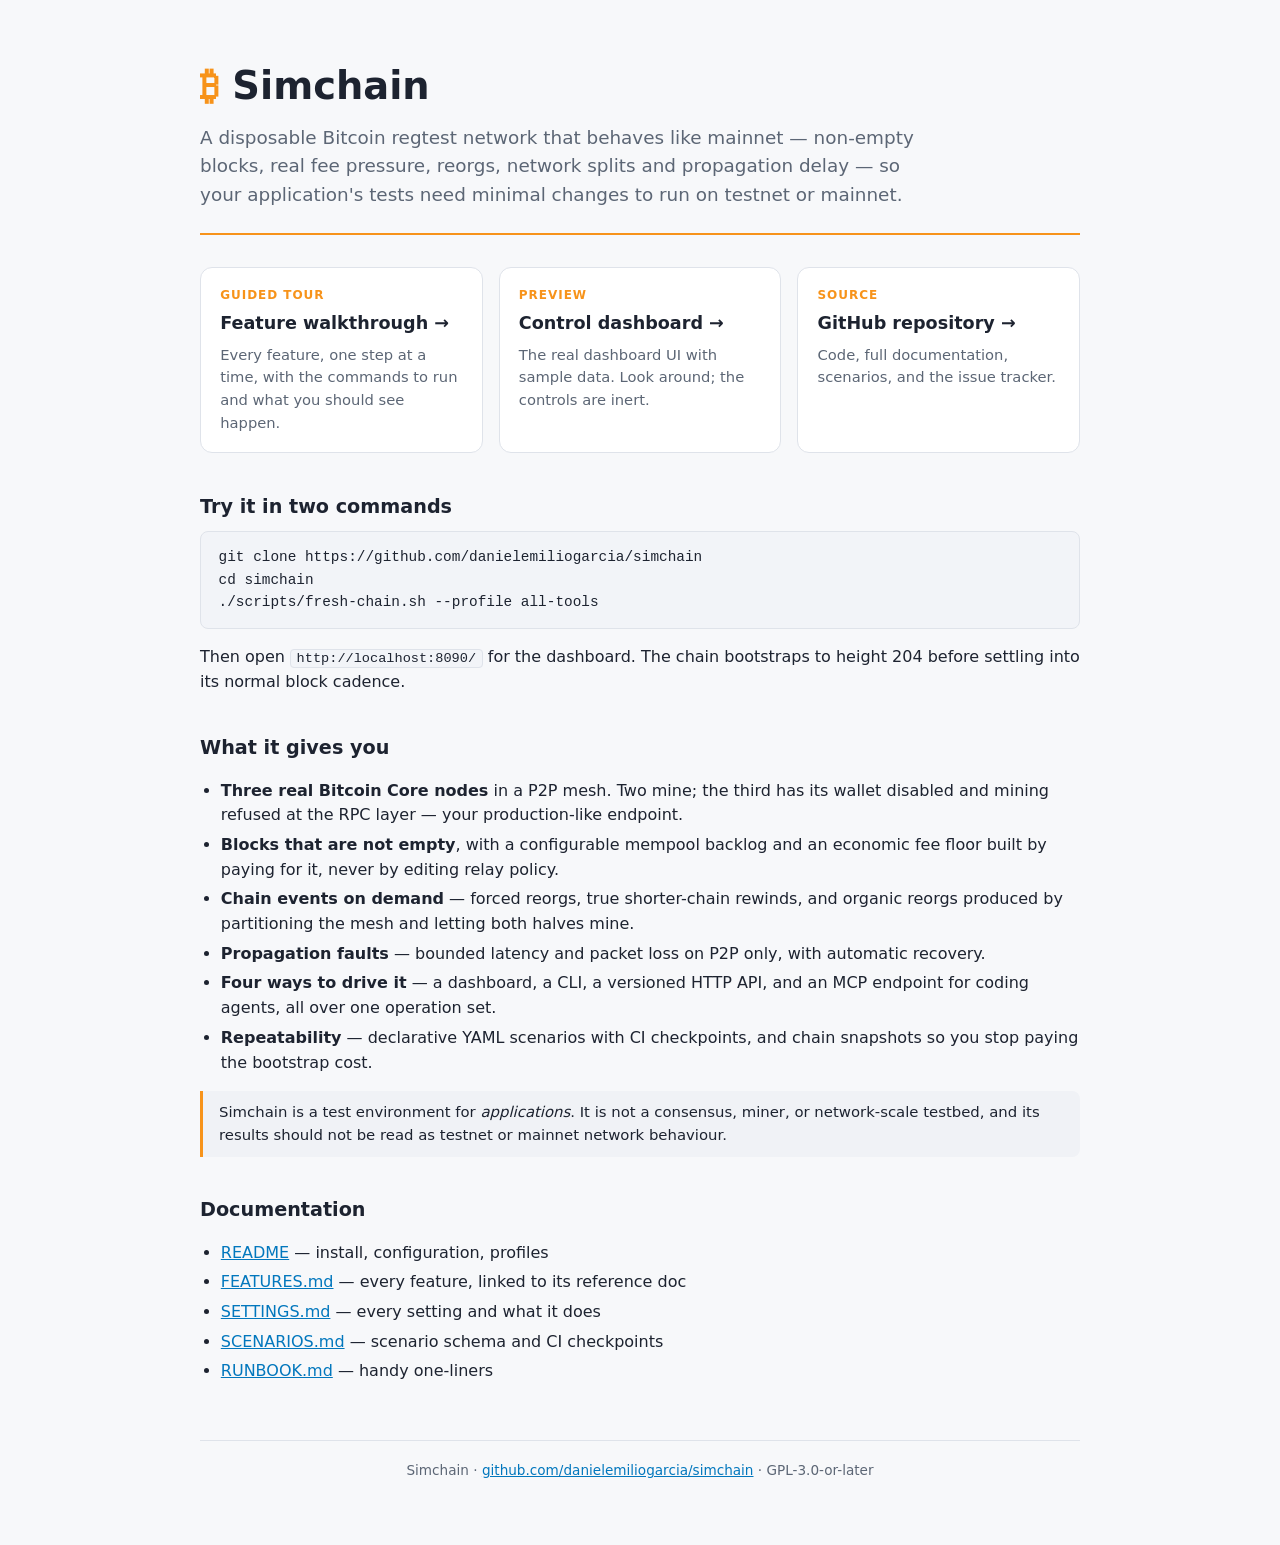
<file: docs/html/index.html>
<!DOCTYPE html>
<html lang="en">
<head>
<meta charset="utf-8">
<meta name="viewport" content="width=device-width, initial-scale=1">
<title>Simchain — a regtest Bitcoin network that behaves like mainnet</title>
<meta name="description" content="Simchain is a disposable Bitcoin regtest network with mainnet-like behaviour: non-empty blocks, fee pressure, reorgs, network partitions and propagation delay.">
<style>
  :root {
    --bg: #0f1115; --panel: #181b22; --panel2: #1f232d;
    --text: #e6e9ef; --muted: #9aa3b2; --accent: #f7931a; --accent2: #4fc3f7;
    --green: #7bd88f; --border: #2a2f3a; --code-bg: #12141a;
  }
  @media (prefers-color-scheme: light) {
    :root {
      --bg: #f7f8fa; --panel: #ffffff; --panel2: #f0f2f6;
      --text: #1d2330; --muted: #5c6675; --border: #dfe3ea;
      --code-bg: #f2f4f8; --accent2: #0277bd;
    }
  }
  * { box-sizing: border-box; }
  body {
    margin: 0; padding: 0 1rem 4rem;
    font-family: system-ui, -apple-system, "Segoe UI", Roboto, sans-serif;
    background: var(--bg); color: var(--text); line-height: 1.55;
  }
  main { max-width: 880px; margin: 0 auto; }
  a { color: var(--accent2); }
  header { padding: 3.5rem 0 1.5rem; border-bottom: 2px solid var(--accent); margin-bottom: 2rem; }
  h1 { margin: 0 0 .5rem; font-size: 2.4rem; }
  h1 .btc { color: var(--accent); }
  .tagline { color: var(--muted); font-size: 1.15rem; max-width: 62ch; }
  h2 { font-size: 1.2rem; margin: 2.4rem 0 .6rem; }

  .cards { display: grid; grid-template-columns: repeat(auto-fit, minmax(260px, 1fr)); gap: 1rem; margin: 1.6rem 0; }
  .card {
    display: block; text-decoration: none; color: inherit;
    background: var(--panel); border: 1px solid var(--border); border-radius: 12px;
    padding: 1.1rem 1.2rem; transition: border-color .15s, transform .15s;
  }
  .card:hover { border-color: var(--accent); transform: translateY(-2px); }
  .card .kicker { font-size: .75rem; text-transform: uppercase; letter-spacing: .08em; color: var(--accent); font-weight: 700; }
  .card h3 { margin: .35rem 0 .4rem; font-size: 1.1rem; }
  .card p { margin: 0; color: var(--muted); font-size: .92rem; }

  pre {
    background: var(--code-bg); border: 1px solid var(--border); border-radius: 8px;
    padding: .9rem 1.1rem; overflow-x: auto; font-size: .9rem; margin: .6rem 0 1rem;
  }
  code { font-family: ui-monospace, "Cascadia Code", Menlo, Consolas, monospace; }
  p code, li code { background: var(--code-bg); border: 1px solid var(--border); border-radius: 4px; padding: .05rem .35rem; font-size: .85em; }
  ul { padding-left: 1.3rem; }
  li { margin: .3rem 0; }
  .note { border-left: 3px solid var(--accent); background: var(--panel2); padding: .6rem 1rem; border-radius: 0 8px 8px 0; margin: 1rem 0; font-size: .93rem; }
  footer { color: var(--muted); font-size: .85rem; margin-top: 3.5rem; text-align: center; border-top: 1px solid var(--border); padding-top: 1.2rem; }
</style>
</head>
<body>
<main>

<header>
  <h1><span class="btc">₿</span> Simchain</h1>
  <div class="tagline">
    A disposable Bitcoin regtest network that behaves like mainnet — non-empty blocks, real
    fee pressure, reorgs, network splits and propagation delay — so your application's tests
    need minimal changes to run on testnet or mainnet.
  </div>
</header>

<div class="cards">
  <a class="card" href="./walkthrough.html">
    <div class="kicker">Guided tour</div>
    <h3>Feature walkthrough →</h3>
    <p>Every feature, one step at a time, with the commands to run and what you should see happen.</p>
  </a>
  <a class="card" href="./dashboard/">
    <div class="kicker">Preview</div>
    <h3>Control dashboard →</h3>
    <p>The real dashboard UI with sample data. Look around; the controls are inert.</p>
  </a>
  <a class="card" href="https://github.com/danielemiliogarcia/simchain">
    <div class="kicker">Source</div>
    <h3>GitHub repository →</h3>
    <p>Code, full documentation, scenarios, and the issue tracker.</p>
  </a>
</div>

<h2>Try it in two commands</h2>
<pre><code>git clone https://github.com/danielemiliogarcia/simchain
cd simchain
./scripts/fresh-chain.sh --profile all-tools</code></pre>
<p>Then open <code>http://localhost:8090/</code> for the dashboard. The chain bootstraps to height 204 before settling into its normal block cadence.</p>

<h2>What it gives you</h2>
<ul>
  <li><b>Three real Bitcoin Core nodes</b> in a P2P mesh. Two mine; the third has its wallet disabled and mining refused at the RPC layer — your production-like endpoint.</li>
  <li><b>Blocks that are not empty</b>, with a configurable mempool backlog and an economic fee floor built by paying for it, never by editing relay policy.</li>
  <li><b>Chain events on demand</b> — forced reorgs, true shorter-chain rewinds, and organic reorgs produced by partitioning the mesh and letting both halves mine.</li>
  <li><b>Propagation faults</b> — bounded latency and packet loss on P2P only, with automatic recovery.</li>
  <li><b>Four ways to drive it</b> — a dashboard, a CLI, a versioned HTTP API, and an MCP endpoint for coding agents, all over one operation set.</li>
  <li><b>Repeatability</b> — declarative YAML scenarios with CI checkpoints, and chain snapshots so you stop paying the bootstrap cost.</li>
</ul>

<div class="note">
  Simchain is a test environment for <em>applications</em>. It is not a consensus, miner, or
  network-scale testbed, and its results should not be read as testnet or mainnet network behaviour.
</div>

<h2>Documentation</h2>
<ul>
  <li><a href="https://github.com/danielemiliogarcia/simchain#readme">README</a> — install, configuration, profiles</li>
  <li><a href="https://github.com/danielemiliogarcia/simchain/blob/master/docs/FEATURES.md">FEATURES.md</a> — every feature, linked to its reference doc</li>
  <li><a href="https://github.com/danielemiliogarcia/simchain/blob/master/docs/SETTINGS.md">SETTINGS.md</a> — every setting and what it does</li>
  <li><a href="https://github.com/danielemiliogarcia/simchain/blob/master/docs/SCENARIOS.md">SCENARIOS.md</a> — scenario schema and CI checkpoints</li>
  <li><a href="https://github.com/danielemiliogarcia/simchain/blob/master/docs/RUNBOOK.md">RUNBOOK.md</a> — handy one-liners</li>
</ul>

<footer>
  Simchain · <a href="https://github.com/danielemiliogarcia/simchain">github.com/danielemiliogarcia/simchain</a> · GPL-3.0-or-later
</footer>

</main>
</body>
</html>
</file>
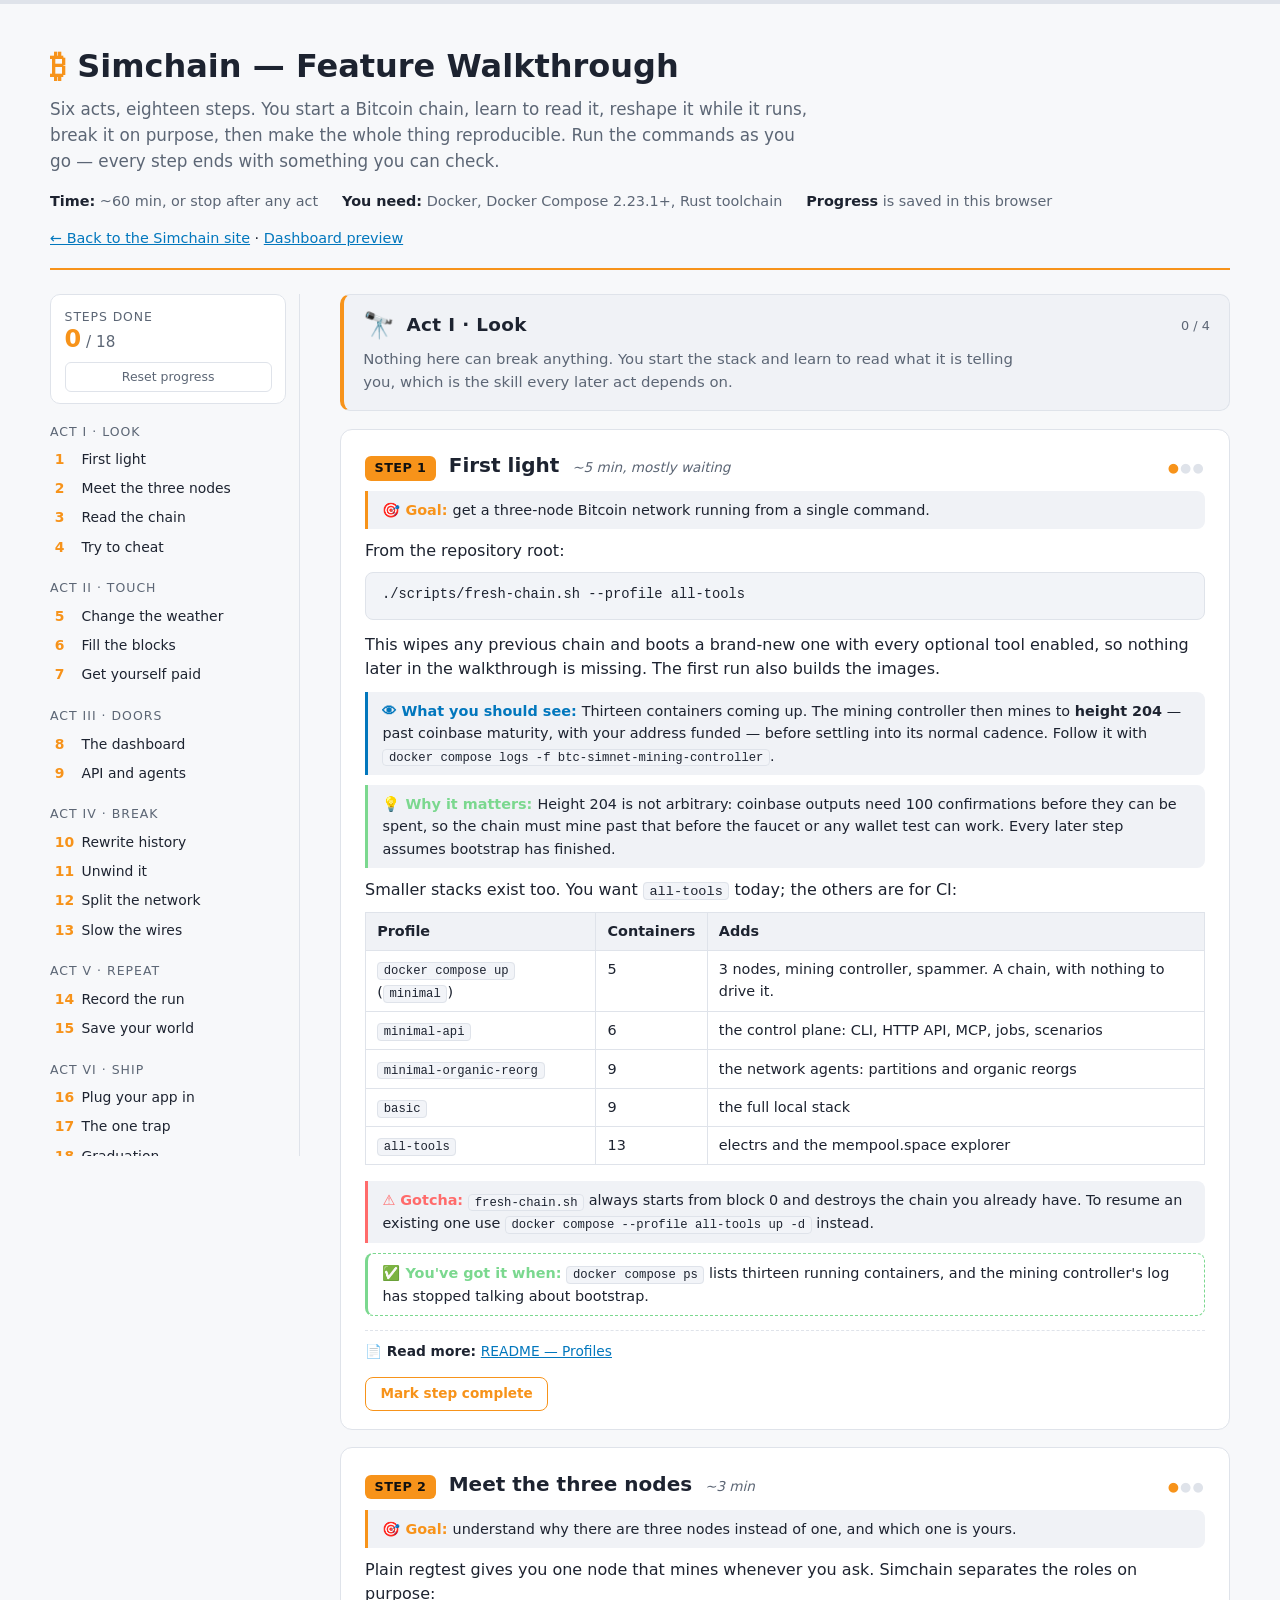
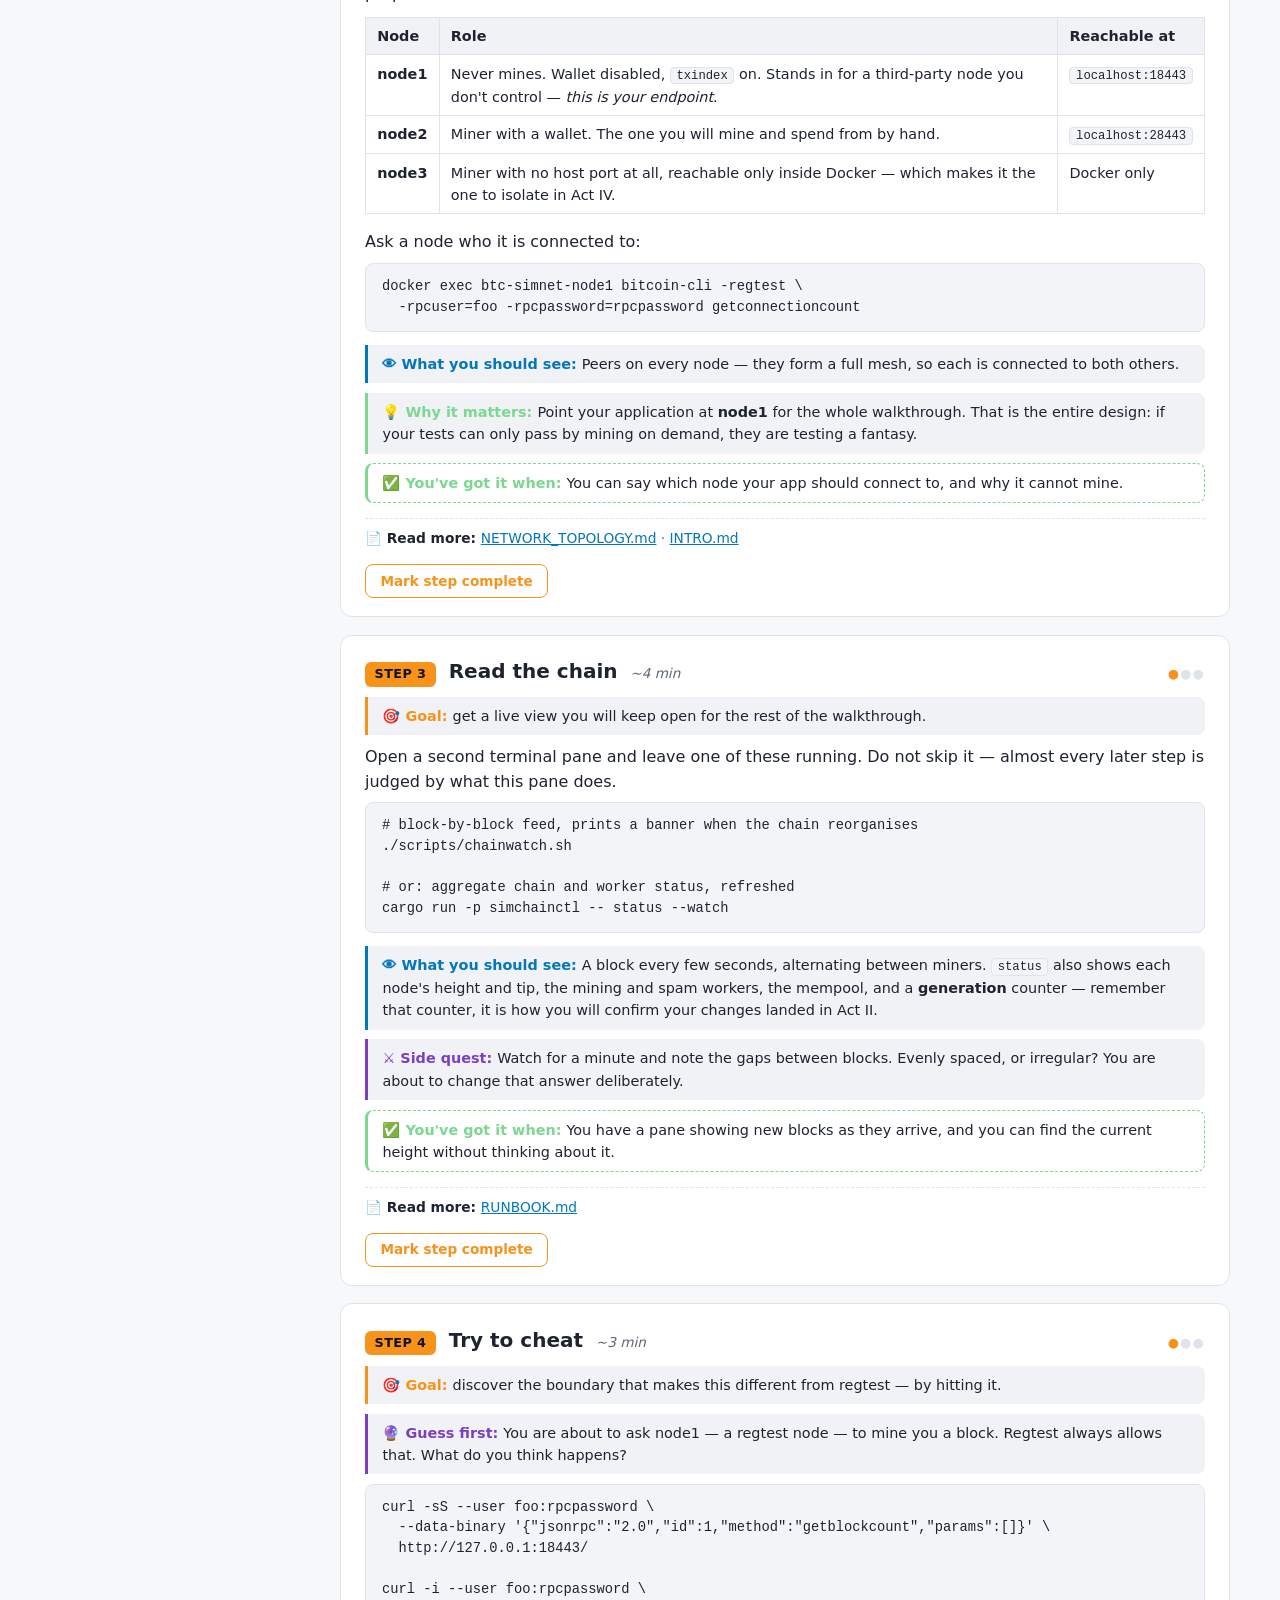
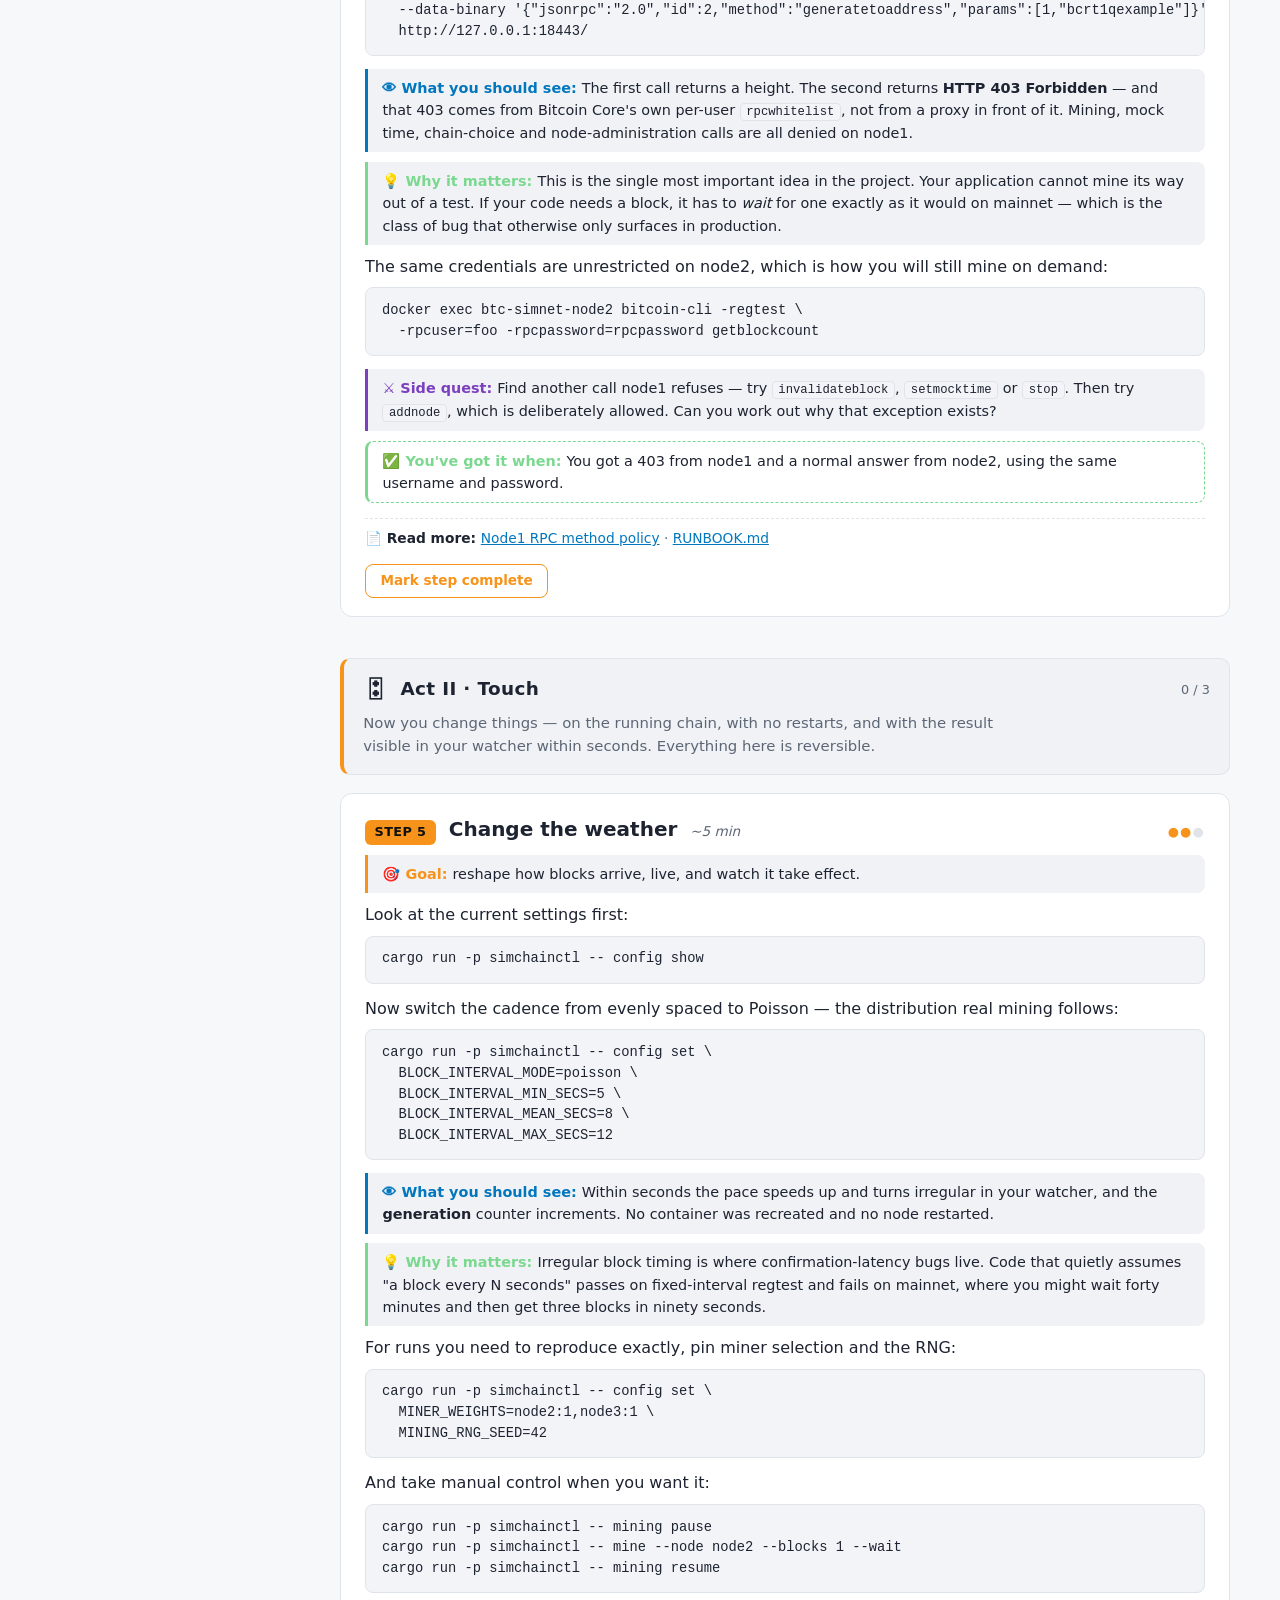
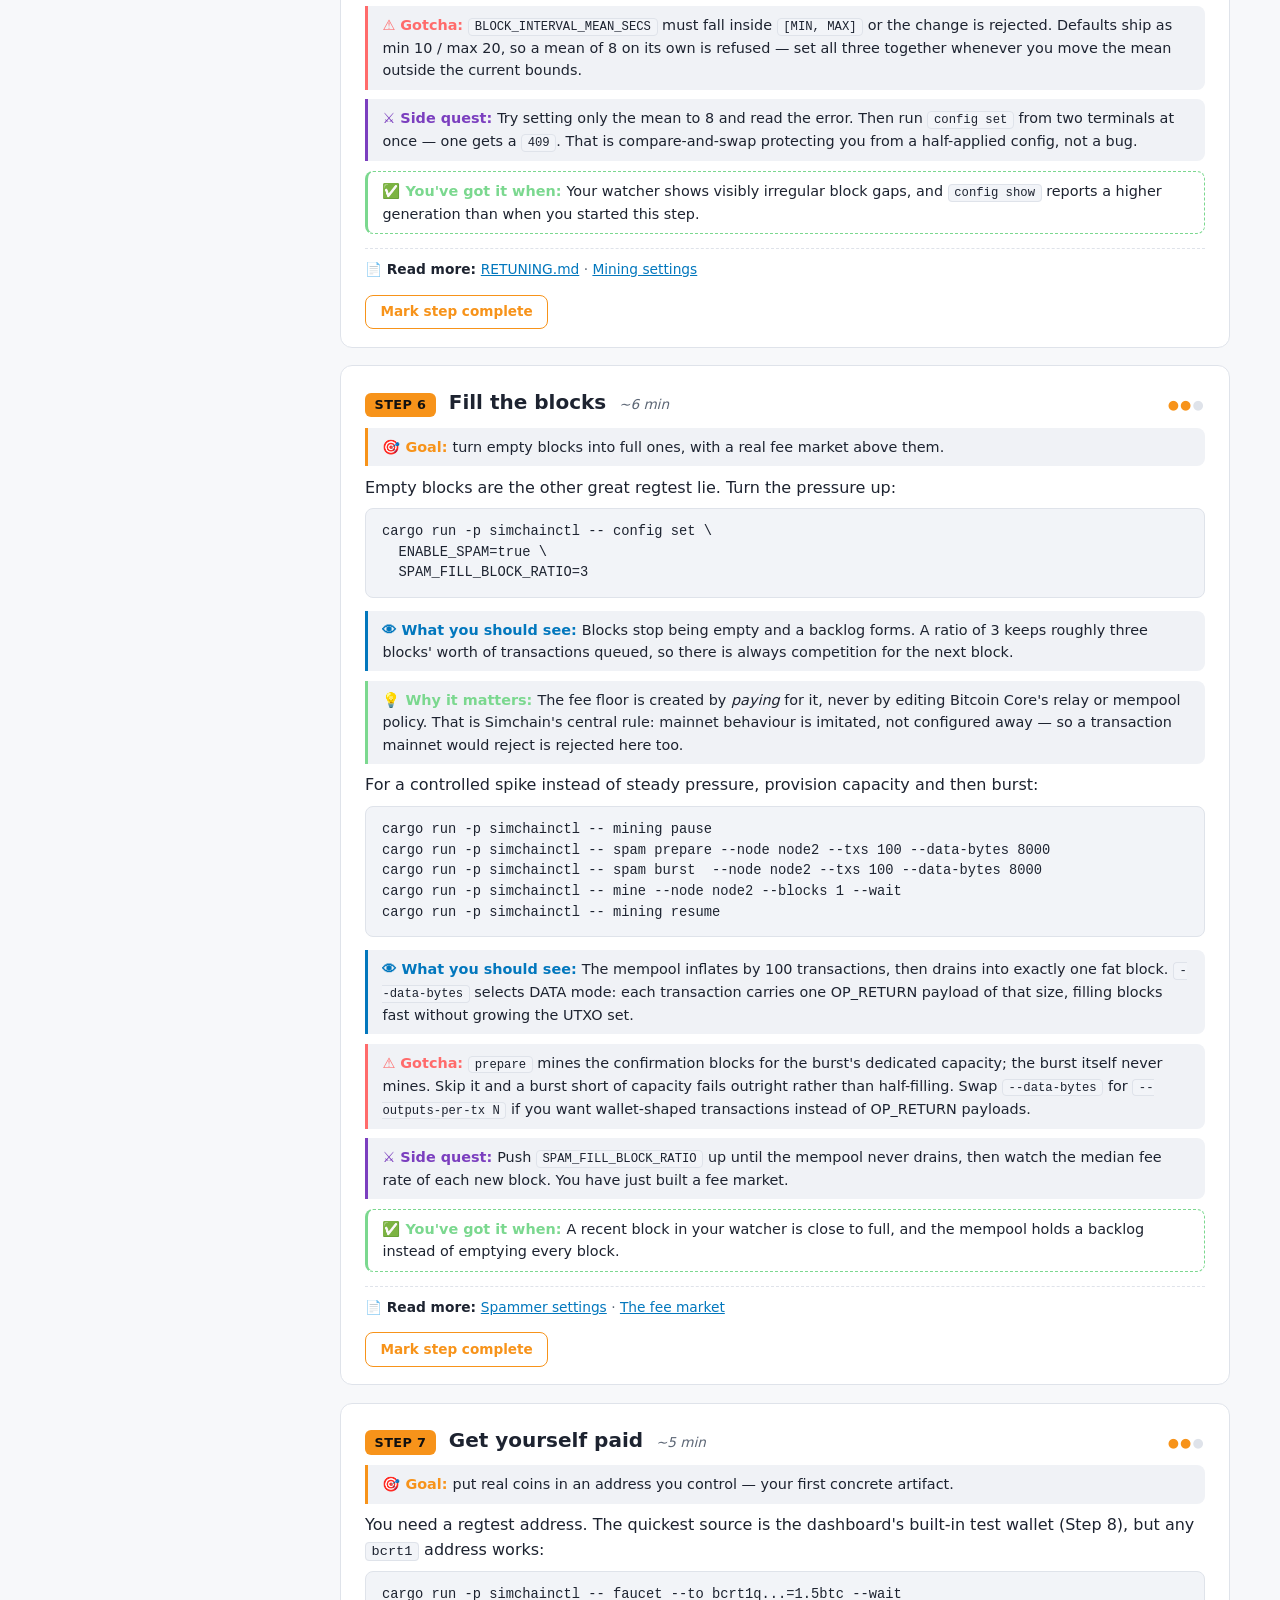
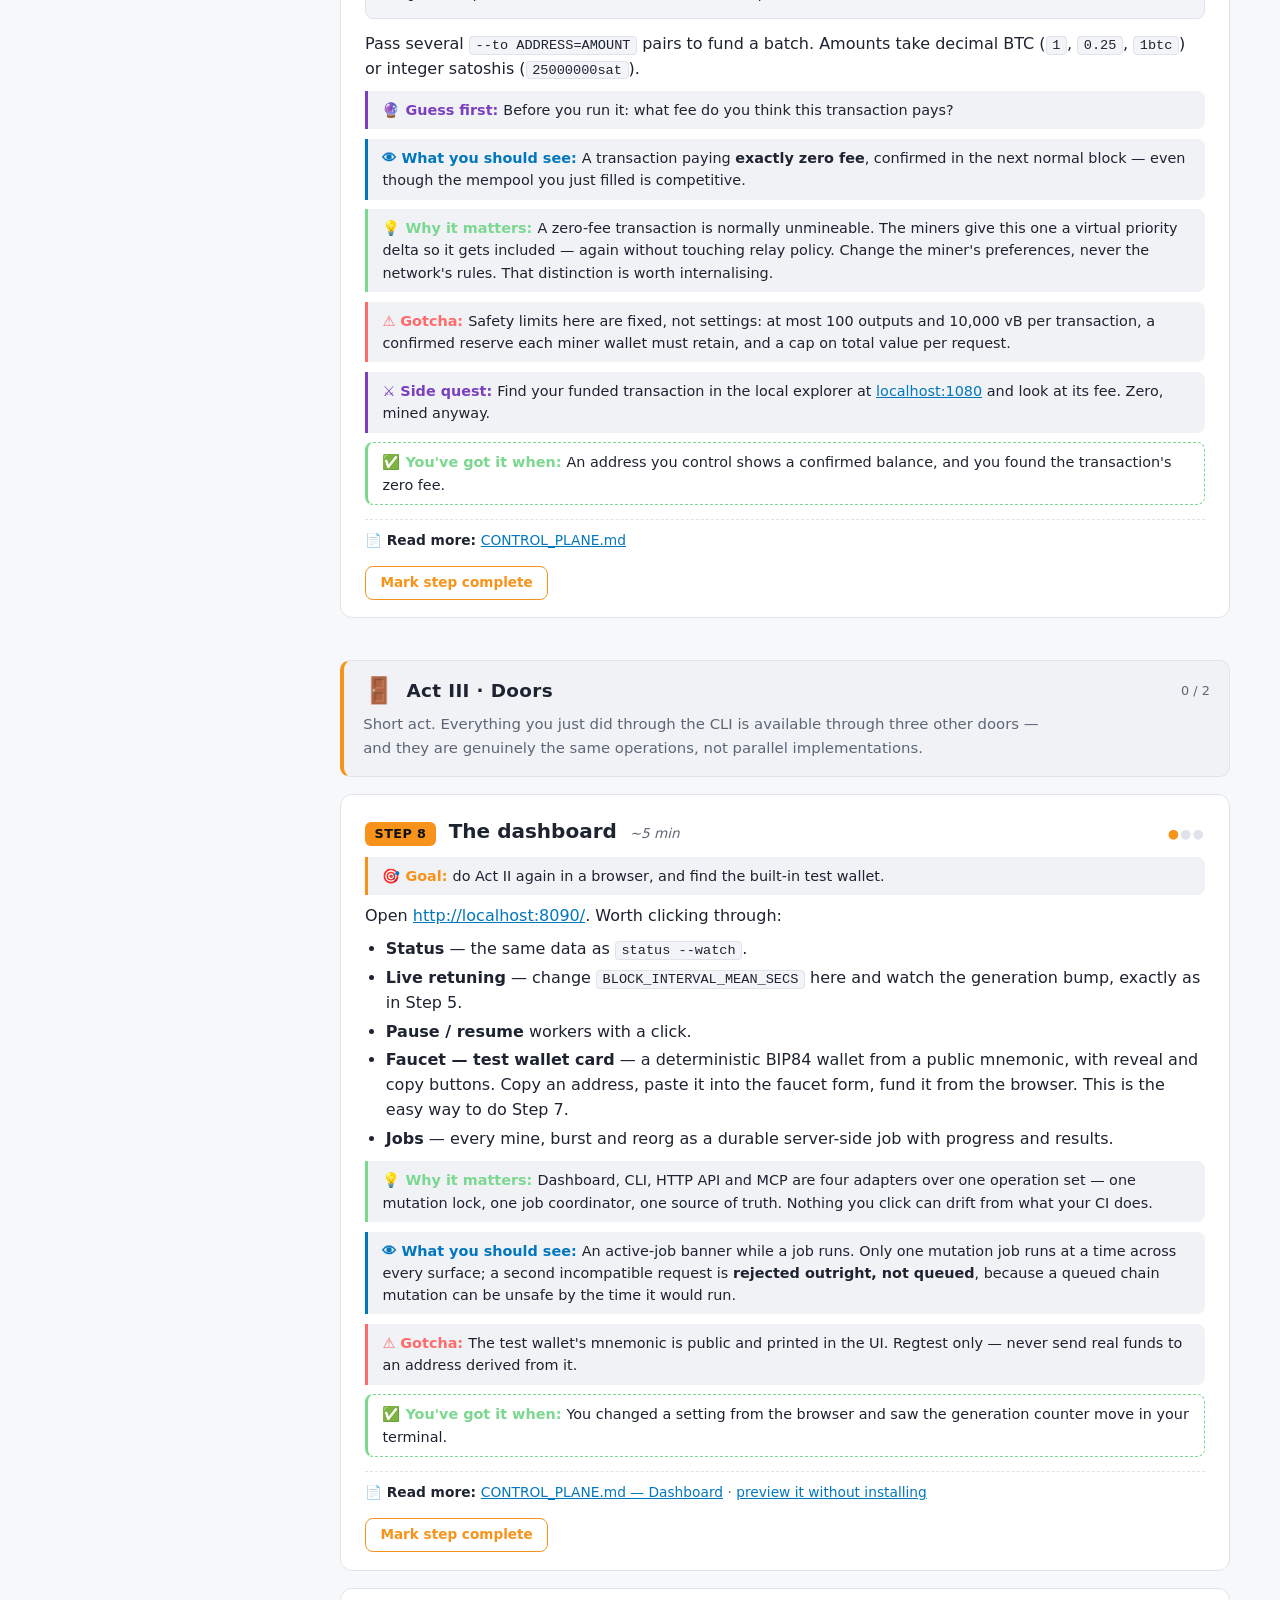
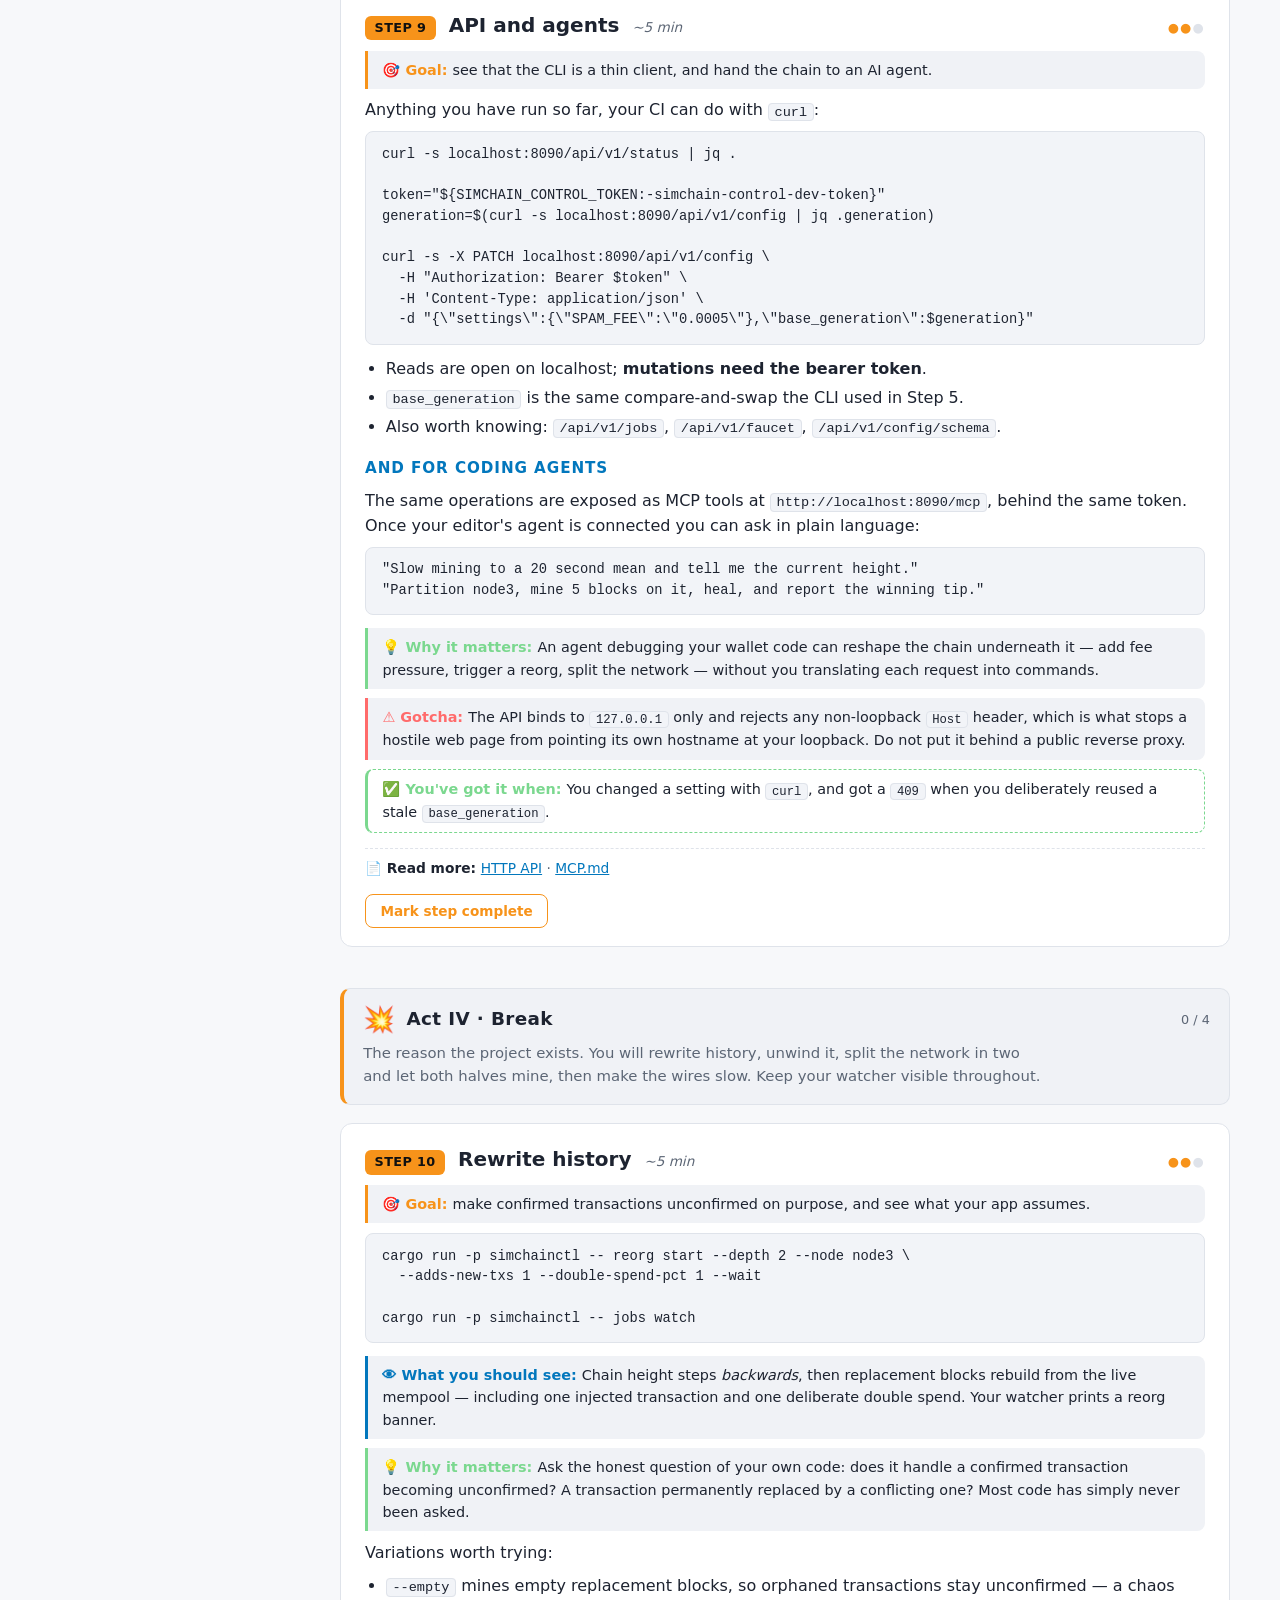
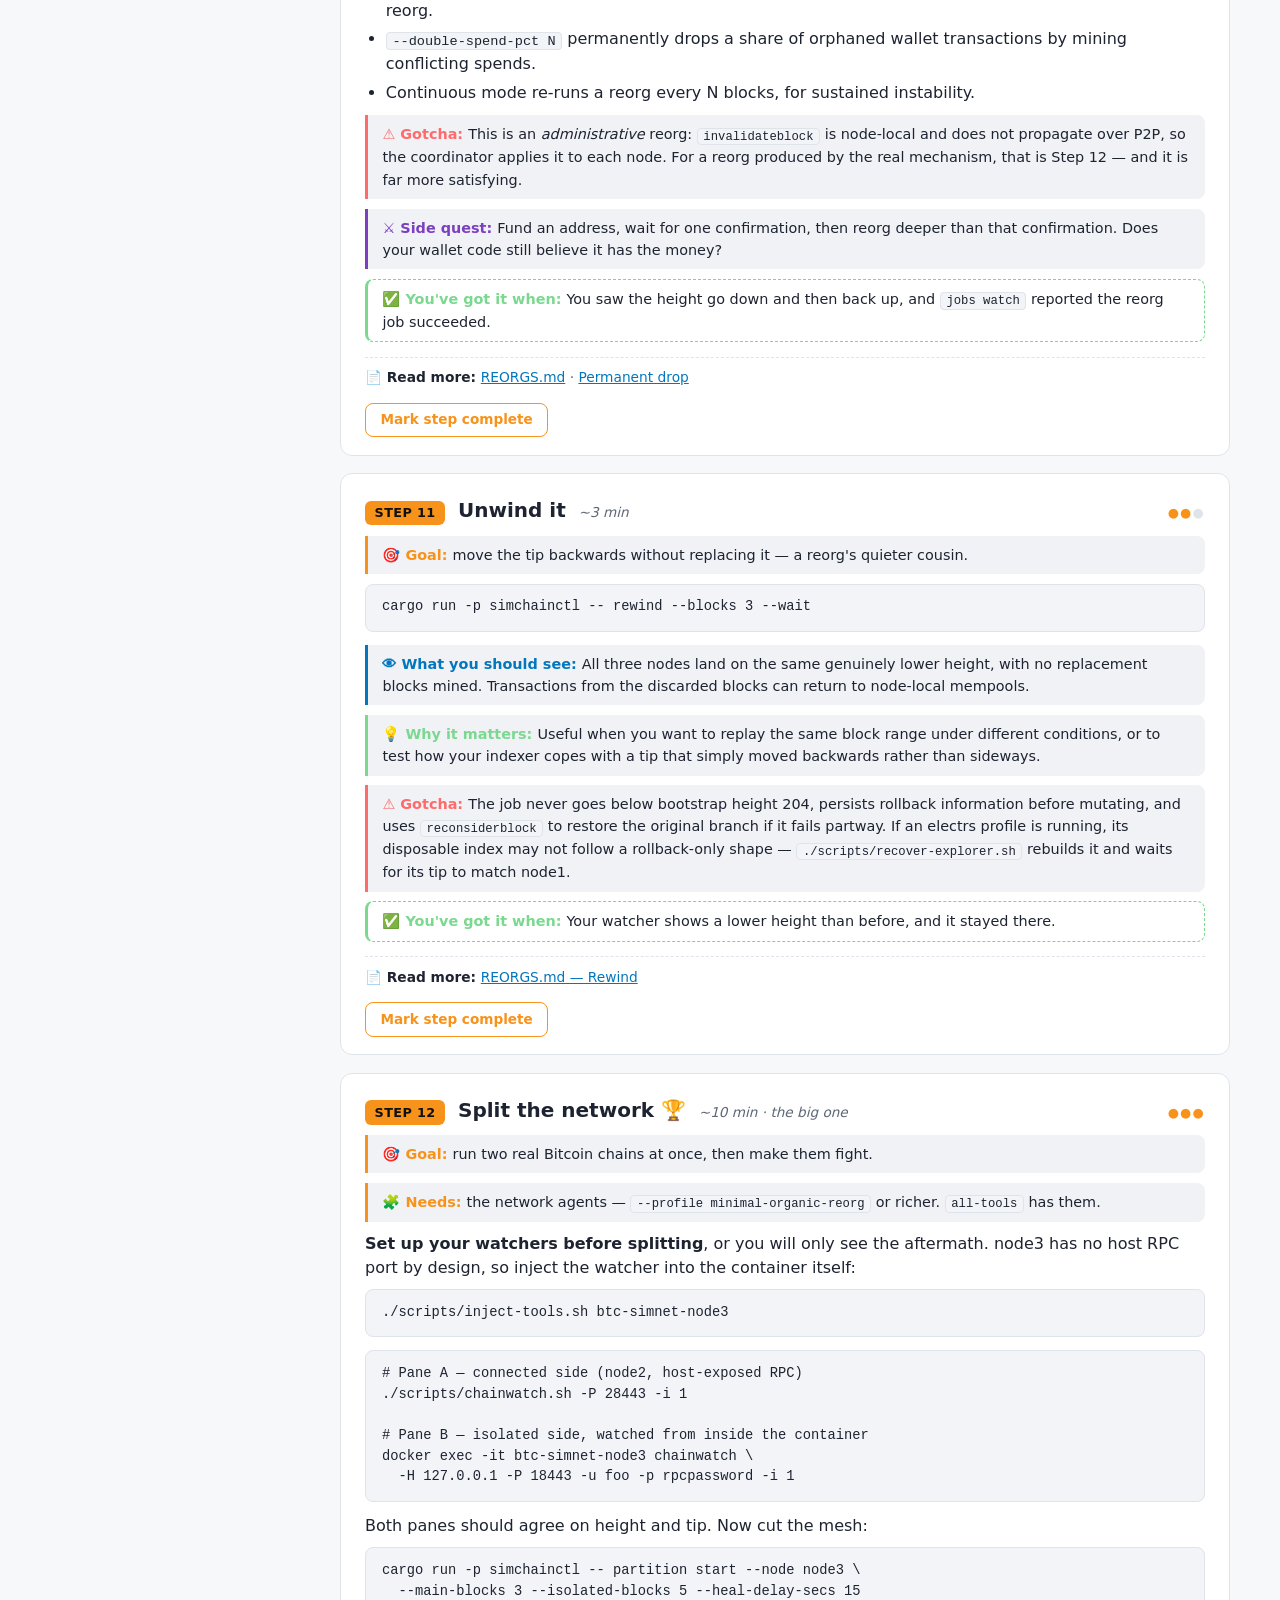
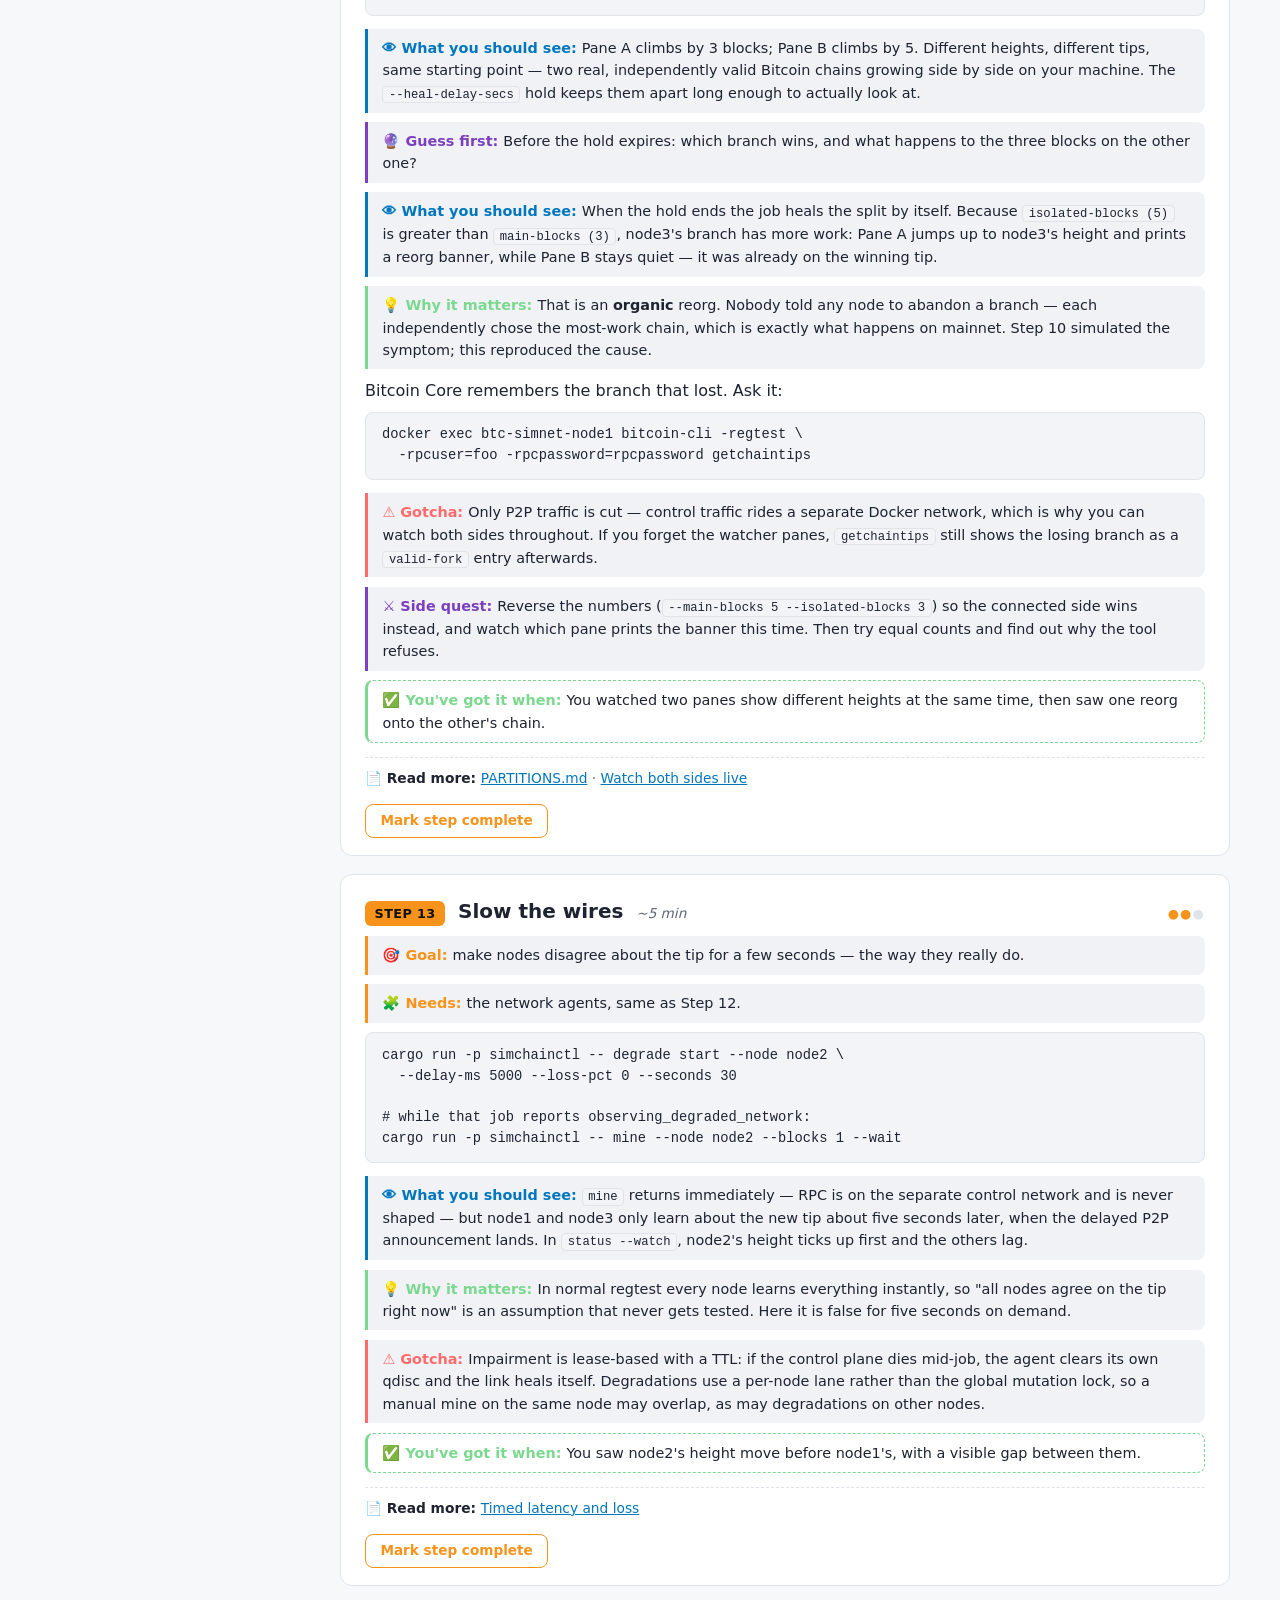
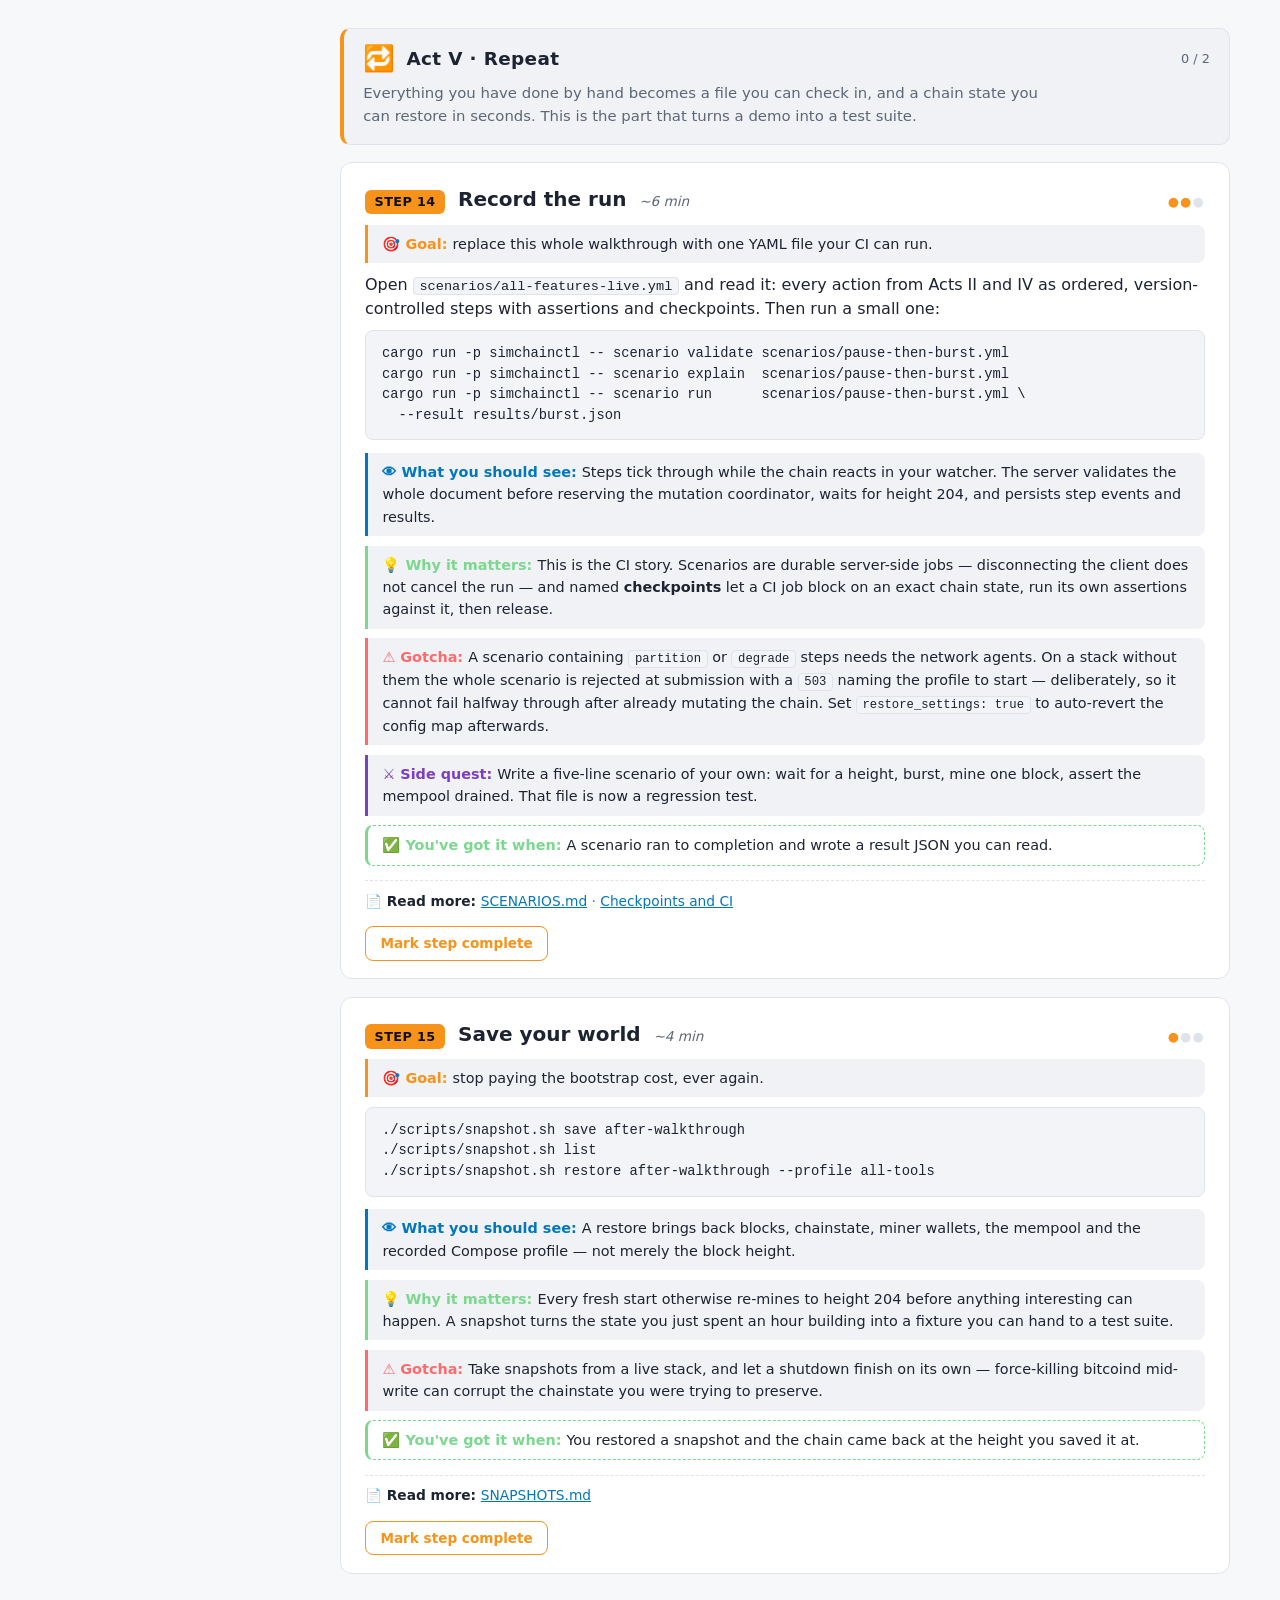
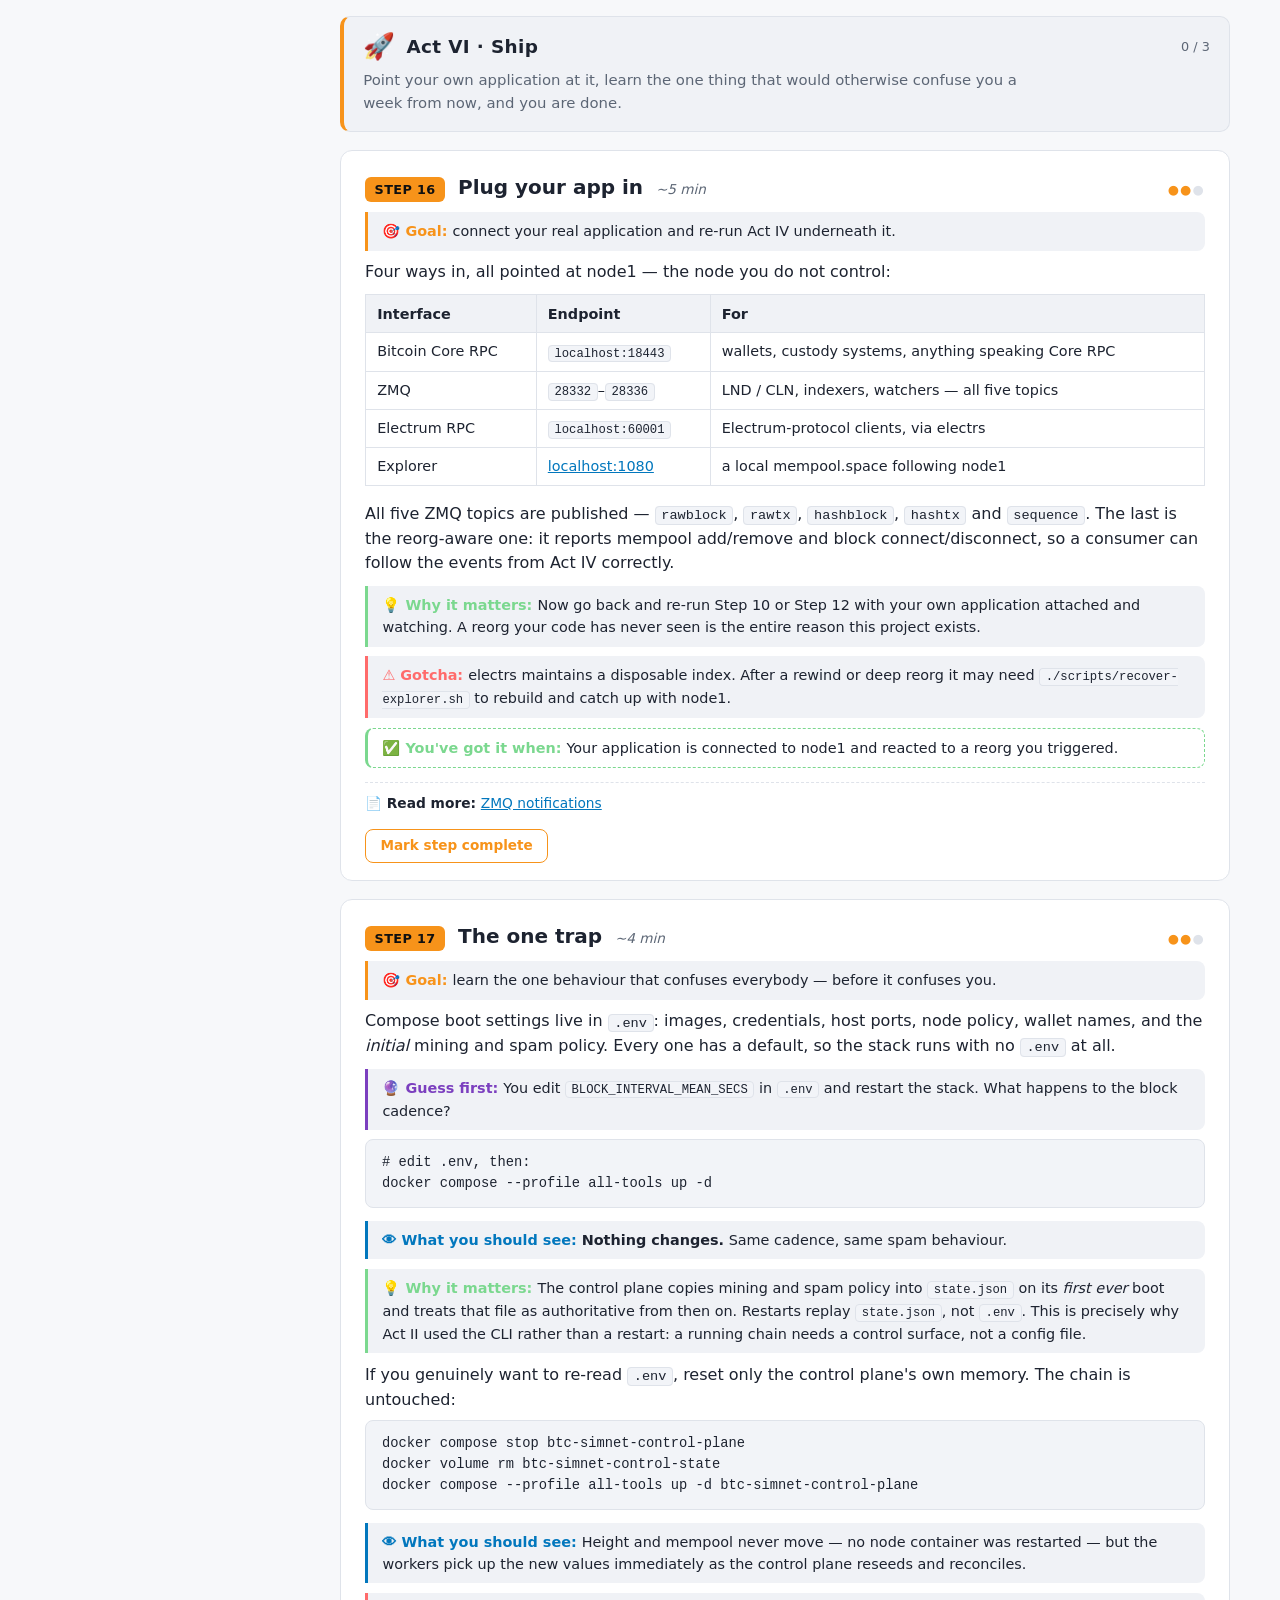
<file: docs/html/walkthrough.html>
<!DOCTYPE html>
<html lang="en">
<head>
<meta charset="utf-8">
<meta name="viewport" content="width=device-width, initial-scale=1">
<title>Simchain — Feature Walkthrough</title>
<meta name="description" content="A hands-on, six-act tour of Simchain: start a Bitcoin regtest chain that behaves like mainnet, reshape it live, break it on purpose, then make it reproducible.">
<style>
  :root {
    --bg: #0f1115; --panel: #181b22; --panel2: #1f232d;
    --text: #e6e9ef; --muted: #9aa3b2; --accent: #f7931a; --accent2: #4fc3f7;
    --green: #7bd88f; --red: #ff6b6b; --purple: #c792ea;
    --border: #2a2f3a; --code-bg: #12141a;
  }
  @media (prefers-color-scheme: light) {
    :root {
      --bg: #f7f8fa; --panel: #ffffff; --panel2: #f0f2f6;
      --text: #1d2330; --muted: #5c6675; --border: #dfe3ea;
      --code-bg: #f2f4f8; --accent2: #0277bd; --purple: #7b3fbf;
    }
  }
  * { box-sizing: border-box; }
  body {
    margin: 0; padding: 0 1rem 4rem;
    font-family: system-ui, -apple-system, "Segoe UI", Roboto, sans-serif;
    background: var(--bg); color: var(--text); line-height: 1.55;
  }
  a { color: var(--accent2); }

  #progress-rail { position: fixed; top: 0; left: 0; right: 0; height: 4px; background: var(--border); z-index: 100; }
  #progress-fill { height: 100%; width: 0; background: linear-gradient(90deg, var(--accent), var(--green)); transition: width .35s ease; }

  .wrap { max-width: 1180px; margin: 0 auto; }
  header { padding: 2.6rem 0 1.2rem; border-bottom: 2px solid var(--accent); margin-bottom: 1.5rem; }
  h1 { margin: 0 0 .3rem; font-size: 2rem; }
  h1 .btc { color: var(--accent); }
  .subtitle { color: var(--muted); font-size: 1.05rem; max-width: 72ch; }
  .meta { display: flex; gap: 1.5rem; flex-wrap: wrap; margin-top: 1rem; font-size: .9rem; color: var(--muted); }
  .meta b { color: var(--text); }
  .homelink { font-size: .9rem; margin-top: .9rem; }

  .layout { display: grid; grid-template-columns: 250px minmax(0, 1fr); gap: 2.5rem; align-items: start; }
  @media (max-width: 900px) { .layout { grid-template-columns: 1fr; gap: 1rem; } nav.toc { position: static !important; max-height: none !important; } }

  nav.toc {
    position: sticky; top: 1.2rem; max-height: calc(100vh - 2.4rem); overflow-y: auto;
    font-size: .87rem; border-right: 1px solid var(--border); padding-right: .8rem;
  }
  .scoreboard { background: var(--panel); border: 1px solid var(--border); border-radius: 10px; padding: .7rem .85rem; margin-bottom: 1rem; }
  .scoreboard .count { font-size: 1.5rem; font-weight: 700; color: var(--accent); line-height: 1.1; }
  .scoreboard .of { color: var(--muted); font-size: .95rem; font-weight: 400; }
  .scoreboard .label { font-size: .78rem; text-transform: uppercase; letter-spacing: .07em; color: var(--muted); }
  .scoreboard button {
    margin-top: .5rem; width: 100%; cursor: pointer; font: inherit; font-size: .78rem;
    background: transparent; color: var(--muted); border: 1px solid var(--border);
    border-radius: 6px; padding: .25rem .4rem;
  }
  .scoreboard button:hover { color: var(--red); border-color: var(--red); }

  nav.toc .actname { font-size: .78rem; text-transform: uppercase; letter-spacing: .08em; color: var(--muted); margin: 1.1rem 0 .35rem; }
  nav.toc .actname:first-of-type { margin-top: 0; }
  nav.toc ol { list-style: none; margin: 0; padding: 0; }
  nav.toc li { margin: .16rem 0; }
  nav.toc a { text-decoration: none; color: var(--text); display: flex; gap: .45rem; padding: .16rem .3rem; border-radius: 4px; }
  nav.toc a:hover { background: var(--panel2); color: var(--accent2); }
  nav.toc a .n { color: var(--accent); font-weight: 700; min-width: 1.4em; }
  nav.toc li.done a { color: var(--muted); }
  nav.toc li.done a .n { color: var(--green); }
  nav.toc li.done a .n .num { display: none; }
  nav.toc li.done a .n::before { content: "✓"; }

  .act {
    margin: 2.6rem 0 1rem; padding: 1rem 1.2rem;
    background: var(--panel2); border: 1px solid var(--border);
    border-left: 4px solid var(--accent); border-radius: 10px;
  }
  .act:first-of-type { margin-top: 0; }
  .act .badge { font-size: 1.6rem; line-height: 1; }
  .act .actline { display: flex; align-items: center; gap: .7rem; flex-wrap: wrap; }
  .act h2 { margin: 0; font-size: 1.15rem; letter-spacing: .02em; }
  .act .actprog { margin-left: auto; font-size: .8rem; color: var(--muted); font-variant-numeric: tabular-nums; }
  .act p { margin: .5rem 0 0; color: var(--muted); font-size: .93rem; max-width: 72ch; }

  section.step {
    background: var(--panel); border: 1px solid var(--border); border-radius: 12px;
    margin: 1.1rem 0; padding: 1.3rem 1.5rem 1.1rem; scroll-margin-top: 1.5rem;
    transition: border-color .2s;
  }
  section.step.done { border-color: var(--green); }
  section.step.done .stamp { background: var(--green); }
  .step-head { display: flex; align-items: baseline; gap: .8rem; flex-wrap: wrap; margin-bottom: .35rem; }
  .stamp { background: var(--accent); color: #101010; font-weight: 700; font-size: .8rem; border-radius: 6px; padding: .15rem .6rem; letter-spacing: .03em; white-space: nowrap; }
  h2.title { margin: 0; font-size: 1.25rem; }
  .tag { color: var(--muted); font-size: .85rem; font-style: italic; }
  .diff { color: var(--accent); font-size: .8rem; letter-spacing: .1em; margin-left: auto; }
  .diff .off { color: var(--border); }
  h3 { font-size: .95rem; text-transform: uppercase; letter-spacing: .06em; color: var(--accent2); margin: 1.1rem 0 .4rem; }
  ul { margin: .3rem 0 .6rem; padding-left: 1.3rem; }
  li { margin: .25rem 0; }
  p { margin: .5rem 0; }
  pre { background: var(--code-bg); border: 1px solid var(--border); border-radius: 8px; padding: .8rem 1rem; overflow-x: auto; font-size: .86rem; line-height: 1.5; margin: .5rem 0 .8rem; }
  code { font-family: ui-monospace, "Cascadia Code", Menlo, Consolas, monospace; }
  p code, li code, td code { background: var(--code-bg); border: 1px solid var(--border); border-radius: 4px; padding: .05rem .35rem; font-size: .85em; }

  /* Shared callout shell. Every callout class must be listed here: the padding
     and background live in this rule, so a class left out of it renders as bare
     text hard against its colour bar. */
  .goal, .expect, .why, .gotcha, .req, .check, .challenge, .predict {
    background: var(--panel2); padding: .5rem .9rem;
    border-radius: 0 8px 8px 0; margin: .6rem 0; font-size: .9rem;
  }
  .goal code, .expect code, .why code, .gotcha code, .req code,
  .check code, .challenge code, .predict code {
    background: var(--code-bg); border: 1px solid var(--border);
    border-radius: 4px; padding: .05rem .35rem; font-size: .85em;
  }
  .goal { border-left: 3px solid var(--accent); }
  .goal::before { content: "🎯 Goal: "; font-weight: 600; color: var(--accent); }
  .predict { border-left: 3px solid var(--purple); }
  .predict::before { content: "🔮 Guess first: "; font-weight: 600; color: var(--purple); }
  .expect { border-left: 3px solid var(--accent2); }
  .expect::before { content: "👁 What you should see: "; font-weight: 600; color: var(--accent2); }
  .why { border-left: 3px solid var(--green); }
  .why::before { content: "💡 Why it matters: "; font-weight: 600; color: var(--green); }
  .gotcha { border-left: 3px solid var(--red); }
  .gotcha::before { content: "⚠ Gotcha: "; font-weight: 600; color: var(--red); }
  .req { border-left: 3px solid var(--accent); }
  .req::before { content: "🧩 Needs: "; font-weight: 600; color: var(--accent); }
  .challenge { border-left: 3px solid var(--purple); }
  .challenge::before { content: "⚔ Side quest: "; font-weight: 600; color: var(--purple); }
  .check { border: 1px dashed var(--green); border-left: 3px solid var(--green); background: transparent; border-radius: 8px; }
  .check::before { content: "✅ You've got it when: "; font-weight: 600; color: var(--green); }

  .docs { margin-top: .9rem; padding-top: .6rem; border-top: 1px dashed var(--border); font-size: .86rem; color: var(--muted); }
  .docs::before { content: "📄 Read more: "; font-weight: 600; color: var(--text); }

  .markwrap { margin-top: .9rem; }
  button.mark {
    cursor: pointer; font: inherit; font-size: .85rem; font-weight: 600;
    background: transparent; color: var(--accent); border: 1px solid var(--accent);
    border-radius: 8px; padding: .35rem .9rem;
  }
  button.mark:hover { background: var(--accent); color: #101010; }
  section.step.done button.mark { color: var(--green); border-color: var(--green); }
  section.step.done button.mark:hover { background: var(--green); color: #101010; }

  table { border-collapse: collapse; width: 100%; margin: .6rem 0 1rem; font-size: .9rem; }
  th, td { border: 1px solid var(--border); padding: .45rem .7rem; text-align: left; vertical-align: top; }
  th { background: var(--panel2); }

  #finale { display: none; margin: 1.5rem 0; padding: 1.4rem 1.5rem; text-align: center; background: var(--panel2); border: 2px solid var(--green); border-radius: 12px; }
  #finale.show { display: block; }
  #finale h2 { margin: .2rem 0 .4rem; color: var(--green); }
  footer { color: var(--muted); font-size: .85rem; margin-top: 3rem; text-align: center; }
</style>
</head>
<body>
<div id="progress-rail"><div id="progress-fill"></div></div>
<div class="wrap">

<header>
  <h1><span class="btc">₿</span> Simchain — Feature Walkthrough</h1>
  <div class="subtitle">
    Six acts, eighteen steps. You start a Bitcoin chain, learn to read it, reshape it while it runs,
    break it on purpose, then make the whole thing reproducible. Run the commands as you go — every
    step ends with something you can check.
  </div>
  <div class="meta">
    <span><b>Time:</b> ~60 min, or stop after any act</span>
    <span><b>You need:</b> Docker, Docker Compose 2.23.1+, Rust toolchain</span>
    <span><b>Progress</b> is saved in this browser</span>
  </div>
  <div class="homelink"><a href="./index.html">← Back to the Simchain site</a> · <a href="./dashboard/">Dashboard preview</a></div>
</header>

<div class="layout">

<nav class="toc">
  <div class="scoreboard">
    <div class="label">Steps done</div>
    <div><span class="count" id="score">0</span><span class="of"> / 18</span></div>
    <button id="reset" type="button">Reset progress</button>
  </div>

  <div class="actname">Act I · Look</div>
  <ol>
    <li data-tocfor="s1"><a href="#s1"><span class="n"><span class="num">1</span></span>First light</a></li>
    <li data-tocfor="s2"><a href="#s2"><span class="n"><span class="num">2</span></span>Meet the three nodes</a></li>
    <li data-tocfor="s3"><a href="#s3"><span class="n"><span class="num">3</span></span>Read the chain</a></li>
    <li data-tocfor="s4"><a href="#s4"><span class="n"><span class="num">4</span></span>Try to cheat</a></li>
  </ol>
  <div class="actname">Act II · Touch</div>
  <ol>
    <li data-tocfor="s5"><a href="#s5"><span class="n"><span class="num">5</span></span>Change the weather</a></li>
    <li data-tocfor="s6"><a href="#s6"><span class="n"><span class="num">6</span></span>Fill the blocks</a></li>
    <li data-tocfor="s7"><a href="#s7"><span class="n"><span class="num">7</span></span>Get yourself paid</a></li>
  </ol>
  <div class="actname">Act III · Doors</div>
  <ol>
    <li data-tocfor="s8"><a href="#s8"><span class="n"><span class="num">8</span></span>The dashboard</a></li>
    <li data-tocfor="s9"><a href="#s9"><span class="n"><span class="num">9</span></span>API and agents</a></li>
  </ol>
  <div class="actname">Act IV · Break</div>
  <ol>
    <li data-tocfor="s10"><a href="#s10"><span class="n"><span class="num">10</span></span>Rewrite history</a></li>
    <li data-tocfor="s11"><a href="#s11"><span class="n"><span class="num">11</span></span>Unwind it</a></li>
    <li data-tocfor="s12"><a href="#s12"><span class="n"><span class="num">12</span></span>Split the network</a></li>
    <li data-tocfor="s13"><a href="#s13"><span class="n"><span class="num">13</span></span>Slow the wires</a></li>
  </ol>
  <div class="actname">Act V · Repeat</div>
  <ol>
    <li data-tocfor="s14"><a href="#s14"><span class="n"><span class="num">14</span></span>Record the run</a></li>
    <li data-tocfor="s15"><a href="#s15"><span class="n"><span class="num">15</span></span>Save your world</a></li>
  </ol>
  <div class="actname">Act VI · Ship</div>
  <ol>
    <li data-tocfor="s16"><a href="#s16"><span class="n"><span class="num">16</span></span>Plug your app in</a></li>
    <li data-tocfor="s17"><a href="#s17"><span class="n"><span class="num">17</span></span>The one trap</a></li>
    <li data-tocfor="s18"><a href="#s18"><span class="n"><span class="num">18</span></span>Graduation</a></li>
  </ol>
</nav>

<main>

<!-- ===================================== ACT I ===================================== -->
<div class="act">
  <div class="actline">
    <span class="badge">🔭</span>
    <h2>Act I · Look</h2>
    <span class="actprog" data-actprog="1"></span>
  </div>
  <p>Nothing here can break anything. You start the stack and learn to read what it is telling you,
  which is the skill every later act depends on.</p>
</div>

<section class="step" id="s1" data-step data-act="1">
  <div class="step-head">
    <span class="stamp">STEP 1</span>
    <h2 class="title">First light</h2>
    <span class="tag">~5 min, mostly waiting</span>
    <span class="diff" title="difficulty">●<span class="off">●●</span></span>
  </div>
  <div class="goal">get a three-node Bitcoin network running from a single command.</div>
  <p>From the repository root:</p>
<pre><code>./scripts/fresh-chain.sh --profile all-tools</code></pre>
  <p>This wipes any previous chain and boots a brand-new one with every optional tool enabled, so
  nothing later in the walkthrough is missing. The first run also builds the images.</p>
  <div class="expect">
    Thirteen containers coming up. The mining controller then mines to <b>height 204</b> — past
    coinbase maturity, with your address funded — before settling into its normal cadence. Follow it
    with <code>docker compose logs -f btc-simnet-mining-controller</code>.
  </div>
  <div class="why">
    Height 204 is not arbitrary: coinbase outputs need 100 confirmations before they can be spent, so
    the chain must mine past that before the faucet or any wallet test can work. Every later step
    assumes bootstrap has finished.
  </div>
  <p>Smaller stacks exist too. You want <code>all-tools</code> today; the others are for CI:</p>
  <table>
    <tr><th>Profile</th><th>Containers</th><th>Adds</th></tr>
    <tr><td><code>docker compose up</code> (<code>minimal</code>)</td><td>5</td><td>3 nodes, mining controller, spammer. A chain, with nothing to drive it.</td></tr>
    <tr><td><code>minimal-api</code></td><td>6</td><td>the control plane: CLI, HTTP API, MCP, jobs, scenarios</td></tr>
    <tr><td><code>minimal-organic-reorg</code></td><td>9</td><td>the network agents: partitions and organic reorgs</td></tr>
    <tr><td><code>basic</code></td><td>9</td><td>the full local stack</td></tr>
    <tr><td><code>all-tools</code></td><td>13</td><td>electrs and the mempool.space explorer</td></tr>
  </table>
  <div class="gotcha">
    <code>fresh-chain.sh</code> always starts from block 0 and destroys the chain you already have.
    To resume an existing one use <code>docker compose --profile all-tools up -d</code> instead.
  </div>
  <div class="check"><code>docker compose ps</code> lists thirteen running containers, and the mining controller's log has stopped talking about bootstrap.</div>
  <div class="docs"><a href="https://github.com/danielemiliogarcia/simchain#profiles">README — Profiles</a></div>
  <div class="markwrap"><button class="mark" type="button" data-for="s1">Mark step complete</button></div>
</section>

<section class="step" id="s2" data-step data-act="1">
  <div class="step-head">
    <span class="stamp">STEP 2</span>
    <h2 class="title">Meet the three nodes</h2>
    <span class="tag">~3 min</span>
    <span class="diff" title="difficulty">●<span class="off">●●</span></span>
  </div>
  <div class="goal">understand why there are three nodes instead of one, and which one is yours.</div>
  <p>Plain regtest gives you one node that mines whenever you ask. Simchain separates the roles on purpose:</p>
  <table>
    <tr><th>Node</th><th>Role</th><th>Reachable at</th></tr>
    <tr><td><b>node1</b></td><td>Never mines. Wallet disabled, <code>txindex</code> on. Stands in for a third-party node you don't control — <em>this is your endpoint</em>.</td><td><code>localhost:18443</code></td></tr>
    <tr><td><b>node2</b></td><td>Miner with a wallet. The one you will mine and spend from by hand.</td><td><code>localhost:28443</code></td></tr>
    <tr><td><b>node3</b></td><td>Miner with no host port at all, reachable only inside Docker — which makes it the one to isolate in Act IV.</td><td>Docker only</td></tr>
  </table>
  <p>Ask a node who it is connected to:</p>
<pre><code>docker exec btc-simnet-node1 bitcoin-cli -regtest \
  -rpcuser=foo -rpcpassword=rpcpassword getconnectioncount</code></pre>
  <div class="expect">Peers on every node — they form a full mesh, so each is connected to both others.</div>
  <div class="why">
    Point your application at <b>node1</b> for the whole walkthrough. That is the entire design: if
    your tests can only pass by mining on demand, they are testing a fantasy.
  </div>
  <div class="check">You can say which node your app should connect to, and why it cannot mine.</div>
  <div class="docs"><a href="https://github.com/danielemiliogarcia/simchain/blob/master/docs/NETWORK_TOPOLOGY.md">NETWORK_TOPOLOGY.md</a> · <a href="https://github.com/danielemiliogarcia/simchain/blob/master/docs/INTRO.md">INTRO.md</a></div>
  <div class="markwrap"><button class="mark" type="button" data-for="s2">Mark step complete</button></div>
</section>

<section class="step" id="s3" data-step data-act="1">
  <div class="step-head">
    <span class="stamp">STEP 3</span>
    <h2 class="title">Read the chain</h2>
    <span class="tag">~4 min</span>
    <span class="diff" title="difficulty">●<span class="off">●●</span></span>
  </div>
  <div class="goal">get a live view you will keep open for the rest of the walkthrough.</div>
  <p>Open a second terminal pane and leave one of these running. Do not skip it — almost every later
  step is judged by what this pane does.</p>
<pre><code># block-by-block feed, prints a banner when the chain reorganises
./scripts/chainwatch.sh

# or: aggregate chain and worker status, refreshed
cargo run -p simchainctl -- status --watch</code></pre>
  <div class="expect">
    A block every few seconds, alternating between miners. <code>status</code> also shows each node's
    height and tip, the mining and spam workers, the mempool, and a <b>generation</b> counter — remember
    that counter, it is how you will confirm your changes landed in Act II.
  </div>
  <div class="challenge">
    Watch for a minute and note the gaps between blocks. Evenly spaced, or irregular? You are about to
    change that answer deliberately.
  </div>
  <div class="check">You have a pane showing new blocks as they arrive, and you can find the current height without thinking about it.</div>
  <div class="docs"><a href="https://github.com/danielemiliogarcia/simchain/blob/master/docs/RUNBOOK.md">RUNBOOK.md</a></div>
  <div class="markwrap"><button class="mark" type="button" data-for="s3">Mark step complete</button></div>
</section>

<section class="step" id="s4" data-step data-act="1">
  <div class="step-head">
    <span class="stamp">STEP 4</span>
    <h2 class="title">Try to cheat</h2>
    <span class="tag">~3 min</span>
    <span class="diff" title="difficulty">●<span class="off">●●</span></span>
  </div>
  <div class="goal">discover the boundary that makes this different from regtest — by hitting it.</div>
  <div class="predict">
    You are about to ask node1 — a regtest node — to mine you a block. Regtest always allows that.
    What do you think happens?
  </div>
<pre><code>curl -sS --user foo:rpcpassword \
  --data-binary '{"jsonrpc":"2.0","id":1,"method":"getblockcount","params":[]}' \
  http://127.0.0.1:18443/

curl -i --user foo:rpcpassword \
  --data-binary '{"jsonrpc":"2.0","id":2,"method":"generatetoaddress","params":[1,"bcrt1qexample"]}' \
  http://127.0.0.1:18443/</code></pre>
  <div class="expect">
    The first call returns a height. The second returns <b>HTTP 403 Forbidden</b> — and that 403 comes
    from Bitcoin Core's own per-user <code>rpcwhitelist</code>, not from a proxy in front of it. Mining,
    mock time, chain-choice and node-administration calls are all denied on node1.
  </div>
  <div class="why">
    This is the single most important idea in the project. Your application cannot mine its way out of
    a test. If your code needs a block, it has to <em>wait</em> for one exactly as it would on mainnet —
    which is the class of bug that otherwise only surfaces in production.
  </div>
  <p>The same credentials are unrestricted on node2, which is how you will still mine on demand:</p>
<pre><code>docker exec btc-simnet-node2 bitcoin-cli -regtest \
  -rpcuser=foo -rpcpassword=rpcpassword getblockcount</code></pre>
  <div class="challenge">
    Find another call node1 refuses — try <code>invalidateblock</code>, <code>setmocktime</code> or
    <code>stop</code>. Then try <code>addnode</code>, which is deliberately allowed. Can you work out
    why that exception exists?
  </div>
  <div class="check">You got a 403 from node1 and a normal answer from node2, using the same username and password.</div>
  <div class="docs"><a href="https://github.com/danielemiliogarcia/simchain/blob/master/docs/SETTINGS.md#node1-rpc-method-policy">Node1 RPC method policy</a> · <a href="https://github.com/danielemiliogarcia/simchain/blob/master/docs/RUNBOOK.md#node1-rpc-boundary">RUNBOOK.md</a></div>
  <div class="markwrap"><button class="mark" type="button" data-for="s4">Mark step complete</button></div>
</section>

<!-- ===================================== ACT II ==================================== -->
<div class="act">
  <div class="actline">
    <span class="badge">🎛</span>
    <h2>Act II · Touch</h2>
    <span class="actprog" data-actprog="2"></span>
  </div>
  <p>Now you change things — on the running chain, with no restarts, and with the result visible in
  your watcher within seconds. Everything here is reversible.</p>
</div>

<section class="step" id="s5" data-step data-act="2">
  <div class="step-head">
    <span class="stamp">STEP 5</span>
    <h2 class="title">Change the weather</h2>
    <span class="tag">~5 min</span>
    <span class="diff" title="difficulty">●●<span class="off">●</span></span>
  </div>
  <div class="goal">reshape how blocks arrive, live, and watch it take effect.</div>
  <p>Look at the current settings first:</p>
<pre><code>cargo run -p simchainctl -- config show</code></pre>
  <p>Now switch the cadence from evenly spaced to Poisson — the distribution real mining follows:</p>
<pre><code>cargo run -p simchainctl -- config set \
  BLOCK_INTERVAL_MODE=poisson \
  BLOCK_INTERVAL_MIN_SECS=5 \
  BLOCK_INTERVAL_MEAN_SECS=8 \
  BLOCK_INTERVAL_MAX_SECS=12</code></pre>
  <div class="expect">
    Within seconds the pace speeds up and turns irregular in your watcher, and the <b>generation</b>
    counter increments. No container was recreated and no node restarted.
  </div>
  <div class="why">
    Irregular block timing is where confirmation-latency bugs live. Code that quietly assumes "a block
    every N seconds" passes on fixed-interval regtest and fails on mainnet, where you might wait forty
    minutes and then get three blocks in ninety seconds.
  </div>
  <p>For runs you need to reproduce exactly, pin miner selection and the RNG:</p>
<pre><code>cargo run -p simchainctl -- config set \
  MINER_WEIGHTS=node2:1,node3:1 \
  MINING_RNG_SEED=42</code></pre>
  <p>And take manual control when you want it:</p>
<pre><code>cargo run -p simchainctl -- mining pause
cargo run -p simchainctl -- mine --node node2 --blocks 1 --wait
cargo run -p simchainctl -- mining resume</code></pre>
  <div class="gotcha">
    <code>BLOCK_INTERVAL_MEAN_SECS</code> must fall inside <code>[MIN, MAX]</code> or the change is
    rejected. Defaults ship as min 10 / max 20, so a mean of 8 on its own is refused — set all three
    together whenever you move the mean outside the current bounds.
  </div>
  <div class="challenge">
    Try setting only the mean to 8 and read the error. Then run <code>config set</code> from two
    terminals at once — one gets a <code>409</code>. That is compare-and-swap protecting you from a
    half-applied config, not a bug.
  </div>
  <div class="check">Your watcher shows visibly irregular block gaps, and <code>config show</code> reports a higher generation than when you started this step.</div>
  <div class="docs"><a href="https://github.com/danielemiliogarcia/simchain/blob/master/docs/RETUNING.md">RETUNING.md</a> · <a href="https://github.com/danielemiliogarcia/simchain/blob/master/docs/SETTINGS.md#mining-controller">Mining settings</a></div>
  <div class="markwrap"><button class="mark" type="button" data-for="s5">Mark step complete</button></div>
</section>

<section class="step" id="s6" data-step data-act="2">
  <div class="step-head">
    <span class="stamp">STEP 6</span>
    <h2 class="title">Fill the blocks</h2>
    <span class="tag">~6 min</span>
    <span class="diff" title="difficulty">●●<span class="off">●</span></span>
  </div>
  <div class="goal">turn empty blocks into full ones, with a real fee market above them.</div>
  <p>Empty blocks are the other great regtest lie. Turn the pressure up:</p>
<pre><code>cargo run -p simchainctl -- config set \
  ENABLE_SPAM=true \
  SPAM_FILL_BLOCK_RATIO=3</code></pre>
  <div class="expect">
    Blocks stop being empty and a backlog forms. A ratio of 3 keeps roughly three blocks' worth of
    transactions queued, so there is always competition for the next block.
  </div>
  <div class="why">
    The fee floor is created by <em>paying</em> for it, never by editing Bitcoin Core's relay or mempool
    policy. That is Simchain's central rule: mainnet behaviour is imitated, not configured away — so a
    transaction mainnet would reject is rejected here too.
  </div>
  <p>For a controlled spike instead of steady pressure, provision capacity and then burst:</p>
<pre><code>cargo run -p simchainctl -- mining pause
cargo run -p simchainctl -- spam prepare --node node2 --txs 100 --data-bytes 8000
cargo run -p simchainctl -- spam burst  --node node2 --txs 100 --data-bytes 8000
cargo run -p simchainctl -- mine --node node2 --blocks 1 --wait
cargo run -p simchainctl -- mining resume</code></pre>
  <div class="expect">
    The mempool inflates by 100 transactions, then drains into exactly one fat block.
    <code>--data-bytes</code> selects DATA mode: each transaction carries one OP_RETURN payload of that
    size, filling blocks fast without growing the UTXO set.
  </div>
  <div class="gotcha">
    <code>prepare</code> mines the confirmation blocks for the burst's dedicated capacity; the burst
    itself never mines. Skip it and a burst short of capacity fails outright rather than half-filling.
    Swap <code>--data-bytes</code> for <code>--outputs-per-tx N</code> if you want wallet-shaped
    transactions instead of OP_RETURN payloads.
  </div>
  <div class="challenge">
    Push <code>SPAM_FILL_BLOCK_RATIO</code> up until the mempool never drains, then watch the median
    fee rate of each new block. You have just built a fee market.
  </div>
  <div class="check">A recent block in your watcher is close to full, and the mempool holds a backlog instead of emptying every block.</div>
  <div class="docs"><a href="https://github.com/danielemiliogarcia/simchain/blob/master/docs/SETTINGS.md#spammer">Spammer settings</a> · <a href="https://github.com/danielemiliogarcia/simchain/blob/master/docs/SETTINGS.md#the-fee-market-what-spam-pays-and-how-to-set-a-price-floor">The fee market</a></div>
  <div class="markwrap"><button class="mark" type="button" data-for="s6">Mark step complete</button></div>
</section>

<section class="step" id="s7" data-step data-act="2">
  <div class="step-head">
    <span class="stamp">STEP 7</span>
    <h2 class="title">Get yourself paid</h2>
    <span class="tag">~5 min</span>
    <span class="diff" title="difficulty">●●<span class="off">●</span></span>
  </div>
  <div class="goal">put real coins in an address you control — your first concrete artifact.</div>
  <p>You need a regtest address. The quickest source is the dashboard's built-in test wallet
  (Step 8), but any <code>bcrt1</code> address works:</p>
<pre><code>cargo run -p simchainctl -- faucet --to bcrt1q...=1.5btc --wait</code></pre>
  <p>Pass several <code>--to ADDRESS=AMOUNT</code> pairs to fund a batch. Amounts take decimal BTC
  (<code>1</code>, <code>0.25</code>, <code>1btc</code>) or integer satoshis (<code>25000000sat</code>).</p>
  <div class="predict">Before you run it: what fee do you think this transaction pays?</div>
  <div class="expect">
    A transaction paying <b>exactly zero fee</b>, confirmed in the next normal block — even though the
    mempool you just filled is competitive.
  </div>
  <div class="why">
    A zero-fee transaction is normally unmineable. The miners give this one a virtual priority delta so
    it gets included — again without touching relay policy. Change the miner's preferences, never the
    network's rules. That distinction is worth internalising.
  </div>
  <div class="gotcha">
    Safety limits here are fixed, not settings: at most 100 outputs and 10,000 vB per transaction, a
    confirmed reserve each miner wallet must retain, and a cap on total value per request.
  </div>
  <div class="challenge">
    Find your funded transaction in the local explorer at <a href="http://localhost:1080/">localhost:1080</a>
    and look at its fee. Zero, mined anyway.
  </div>
  <div class="check">An address you control shows a confirmed balance, and you found the transaction's zero fee.</div>
  <div class="docs"><a href="https://github.com/danielemiliogarcia/simchain/blob/master/docs/CONTROL_PLANE.md">CONTROL_PLANE.md</a></div>
  <div class="markwrap"><button class="mark" type="button" data-for="s7">Mark step complete</button></div>
</section>

<!-- ===================================== ACT III =================================== -->
<div class="act">
  <div class="actline">
    <span class="badge">🚪</span>
    <h2>Act III · Doors</h2>
    <span class="actprog" data-actprog="3"></span>
  </div>
  <p>Short act. Everything you just did through the CLI is available through three other doors — and
  they are genuinely the same operations, not parallel implementations.</p>
</div>

<section class="step" id="s8" data-step data-act="3">
  <div class="step-head">
    <span class="stamp">STEP 8</span>
    <h2 class="title">The dashboard</h2>
    <span class="tag">~5 min</span>
    <span class="diff" title="difficulty">●<span class="off">●●</span></span>
  </div>
  <div class="goal">do Act II again in a browser, and find the built-in test wallet.</div>
  <p>Open <a href="http://localhost:8090/">http://localhost:8090/</a>. Worth clicking through:</p>
  <ul>
    <li><b>Status</b> — the same data as <code>status --watch</code>.</li>
    <li><b>Live retuning</b> — change <code>BLOCK_INTERVAL_MEAN_SECS</code> here and watch the generation bump, exactly as in Step 5.</li>
    <li><b>Pause / resume</b> workers with a click.</li>
    <li><b>Faucet — test wallet card</b> — a deterministic BIP84 wallet from a public mnemonic, with reveal and copy buttons. Copy an address, paste it into the faucet form, fund it from the browser. This is the easy way to do Step 7.</li>
    <li><b>Jobs</b> — every mine, burst and reorg as a durable server-side job with progress and results.</li>
  </ul>
  <div class="why">
    Dashboard, CLI, HTTP API and MCP are four adapters over one operation set — one mutation lock, one
    job coordinator, one source of truth. Nothing you click can drift from what your CI does.
  </div>
  <div class="expect">
    An active-job banner while a job runs. Only one mutation job runs at a time across every surface; a
    second incompatible request is <b>rejected outright, not queued</b>, because a queued chain mutation
    can be unsafe by the time it would run.
  </div>
  <div class="gotcha">
    The test wallet's mnemonic is public and printed in the UI. Regtest only — never send real funds to
    an address derived from it.
  </div>
  <div class="check">You changed a setting from the browser and saw the generation counter move in your terminal.</div>
  <div class="docs"><a href="https://github.com/danielemiliogarcia/simchain/blob/master/docs/CONTROL_PLANE.md#dashboard">CONTROL_PLANE.md — Dashboard</a> · <a href="./dashboard/">preview it without installing</a></div>
  <div class="markwrap"><button class="mark" type="button" data-for="s8">Mark step complete</button></div>
</section>

<section class="step" id="s9" data-step data-act="3">
  <div class="step-head">
    <span class="stamp">STEP 9</span>
    <h2 class="title">API and agents</h2>
    <span class="tag">~5 min</span>
    <span class="diff" title="difficulty">●●<span class="off">●</span></span>
  </div>
  <div class="goal">see that the CLI is a thin client, and hand the chain to an AI agent.</div>
  <p>Anything you have run so far, your CI can do with <code>curl</code>:</p>
<pre><code>curl -s localhost:8090/api/v1/status | jq .

token="${SIMCHAIN_CONTROL_TOKEN:-simchain-control-dev-token}"
generation=$(curl -s localhost:8090/api/v1/config | jq .generation)

curl -s -X PATCH localhost:8090/api/v1/config \
  -H "Authorization: Bearer $token" \
  -H 'Content-Type: application/json' \
  -d "{\"settings\":{\"SPAM_FEE\":\"0.0005\"},\"base_generation\":$generation}"</code></pre>
  <ul>
    <li>Reads are open on localhost; <b>mutations need the bearer token</b>.</li>
    <li><code>base_generation</code> is the same compare-and-swap the CLI used in Step 5.</li>
    <li>Also worth knowing: <code>/api/v1/jobs</code>, <code>/api/v1/faucet</code>, <code>/api/v1/config/schema</code>.</li>
  </ul>
  <h3>And for coding agents</h3>
  <p>The same operations are exposed as MCP tools at <code>http://localhost:8090/mcp</code>, behind the
  same token. Once your editor's agent is connected you can ask in plain language:</p>
<pre><code>"Slow mining to a 20 second mean and tell me the current height."
"Partition node3, mine 5 blocks on it, heal, and report the winning tip."</code></pre>
  <div class="why">
    An agent debugging your wallet code can reshape the chain underneath it — add fee pressure, trigger
    a reorg, split the network — without you translating each request into commands.
  </div>
  <div class="gotcha">
    The API binds to <code>127.0.0.1</code> only and rejects any non-loopback <code>Host</code> header,
    which is what stops a hostile web page from pointing its own hostname at your loopback. Do not put
    it behind a public reverse proxy.
  </div>
  <div class="check">You changed a setting with <code>curl</code>, and got a <code>409</code> when you deliberately reused a stale <code>base_generation</code>.</div>
  <div class="docs"><a href="https://github.com/danielemiliogarcia/simchain/blob/master/docs/CONTROL_PLANE.md#http-api">HTTP API</a> · <a href="https://github.com/danielemiliogarcia/simchain/blob/master/docs/MCP.md">MCP.md</a></div>
  <div class="markwrap"><button class="mark" type="button" data-for="s9">Mark step complete</button></div>
</section>

<!-- ===================================== ACT IV ==================================== -->
<div class="act">
  <div class="actline">
    <span class="badge">💥</span>
    <h2>Act IV · Break</h2>
    <span class="actprog" data-actprog="4"></span>
  </div>
  <p>The reason the project exists. You will rewrite history, unwind it, split the network in two and
  let both halves mine, then make the wires slow. Keep your watcher visible throughout.</p>
</div>

<section class="step" id="s10" data-step data-act="4">
  <div class="step-head">
    <span class="stamp">STEP 10</span>
    <h2 class="title">Rewrite history</h2>
    <span class="tag">~5 min</span>
    <span class="diff" title="difficulty">●●<span class="off">●</span></span>
  </div>
  <div class="goal">make confirmed transactions unconfirmed on purpose, and see what your app assumes.</div>
<pre><code>cargo run -p simchainctl -- reorg start --depth 2 --node node3 \
  --adds-new-txs 1 --double-spend-pct 1 --wait

cargo run -p simchainctl -- jobs watch</code></pre>
  <div class="expect">
    Chain height steps <em>backwards</em>, then replacement blocks rebuild from the live mempool —
    including one injected transaction and one deliberate double spend. Your watcher prints a reorg banner.
  </div>
  <div class="why">
    Ask the honest question of your own code: does it handle a confirmed transaction becoming
    unconfirmed? A transaction permanently replaced by a conflicting one? Most code has simply never
    been asked.
  </div>
  <p>Variations worth trying:</p>
  <ul>
    <li><code>--empty</code> mines empty replacement blocks, so orphaned transactions stay unconfirmed — a chaos reorg.</li>
    <li><code>--double-spend-pct N</code> permanently drops a share of orphaned wallet transactions by mining conflicting spends.</li>
    <li>Continuous mode re-runs a reorg every N blocks, for sustained instability.</li>
  </ul>
  <div class="gotcha">
    This is an <em>administrative</em> reorg: <code>invalidateblock</code> is node-local and does not
    propagate over P2P, so the coordinator applies it to each node. For a reorg produced by the real
    mechanism, that is Step 12 — and it is far more satisfying.
  </div>
  <div class="challenge">
    Fund an address, wait for one confirmation, then reorg deeper than that confirmation. Does your
    wallet code still believe it has the money?
  </div>
  <div class="check">You saw the height go down and then back up, and <code>jobs watch</code> reported the reorg job succeeded.</div>
  <div class="docs"><a href="https://github.com/danielemiliogarcia/simchain/blob/master/docs/REORGS.md">REORGS.md</a> · <a href="https://github.com/danielemiliogarcia/simchain/blob/master/docs/REORGS.md#permanent-drop-double-spend">Permanent drop</a></div>
  <div class="markwrap"><button class="mark" type="button" data-for="s10">Mark step complete</button></div>
</section>

<section class="step" id="s11" data-step data-act="4">
  <div class="step-head">
    <span class="stamp">STEP 11</span>
    <h2 class="title">Unwind it</h2>
    <span class="tag">~3 min</span>
    <span class="diff" title="difficulty">●●<span class="off">●</span></span>
  </div>
  <div class="goal">move the tip backwards without replacing it — a reorg's quieter cousin.</div>
<pre><code>cargo run -p simchainctl -- rewind --blocks 3 --wait</code></pre>
  <div class="expect">
    All three nodes land on the same genuinely lower height, with no replacement blocks mined.
    Transactions from the discarded blocks can return to node-local mempools.
  </div>
  <div class="why">
    Useful when you want to replay the same block range under different conditions, or to test how your
    indexer copes with a tip that simply moved backwards rather than sideways.
  </div>
  <div class="gotcha">
    The job never goes below bootstrap height 204, persists rollback information before mutating, and
    uses <code>reconsiderblock</code> to restore the original branch if it fails partway. If an electrs
    profile is running, its disposable index may not follow a rollback-only shape —
    <code>./scripts/recover-explorer.sh</code> rebuilds it and waits for its tip to match node1.
  </div>
  <div class="check">Your watcher shows a lower height than before, and it stayed there.</div>
  <div class="docs"><a href="https://github.com/danielemiliogarcia/simchain/blob/master/docs/REORGS.md#rewind-without-a-replacement-chain">REORGS.md — Rewind</a></div>
  <div class="markwrap"><button class="mark" type="button" data-for="s11">Mark step complete</button></div>
</section>

<section class="step" id="s12" data-step data-act="4">
  <div class="step-head">
    <span class="stamp">STEP 12</span>
    <h2 class="title">Split the network 🏆</h2>
    <span class="tag">~10 min · the big one</span>
    <span class="diff" title="difficulty">●●●</span>
  </div>
  <div class="goal">run two real Bitcoin chains at once, then make them fight.</div>
  <div class="req">the network agents — <code>--profile minimal-organic-reorg</code> or richer. <code>all-tools</code> has them.</div>
  <p><b>Set up your watchers before splitting</b>, or you will only see the aftermath. node3 has no host
  RPC port by design, so inject the watcher into the container itself:</p>
<pre><code>./scripts/inject-tools.sh btc-simnet-node3</code></pre>
<pre><code># Pane A — connected side (node2, host-exposed RPC)
./scripts/chainwatch.sh -P 28443 -i 1

# Pane B — isolated side, watched from inside the container
docker exec -it btc-simnet-node3 chainwatch \
  -H 127.0.0.1 -P 18443 -u foo -p rpcpassword -i 1</code></pre>
  <p>Both panes should agree on height and tip. Now cut the mesh:</p>
<pre><code>cargo run -p simchainctl -- partition start --node node3 \
  --main-blocks 3 --isolated-blocks 5 --heal-delay-secs 15</code></pre>
  <div class="expect">
    Pane A climbs by 3 blocks; Pane B climbs by 5. Different heights, different tips, same starting
    point — two real, independently valid Bitcoin chains growing side by side on your machine. The
    <code>--heal-delay-secs</code> hold keeps them apart long enough to actually look at.
  </div>
  <div class="predict">
    Before the hold expires: which branch wins, and what happens to the three blocks on the other one?
  </div>
  <div class="expect">
    When the hold ends the job heals the split by itself. Because <code>isolated-blocks (5)</code> is
    greater than <code>main-blocks (3)</code>, node3's branch has more work: Pane A jumps up to node3's
    height and prints a reorg banner, while Pane B stays quiet — it was already on the winning tip.
  </div>
  <div class="why">
    That is an <b>organic</b> reorg. Nobody told any node to abandon a branch — each independently chose
    the most-work chain, which is exactly what happens on mainnet. Step 10 simulated the symptom; this
    reproduced the cause.
  </div>
  <p>Bitcoin Core remembers the branch that lost. Ask it:</p>
<pre><code>docker exec btc-simnet-node1 bitcoin-cli -regtest \
  -rpcuser=foo -rpcpassword=rpcpassword getchaintips</code></pre>
  <div class="gotcha">
    Only P2P traffic is cut — control traffic rides a separate Docker network, which is why you can
    watch both sides throughout. If you forget the watcher panes, <code>getchaintips</code> still shows
    the losing branch as a <code>valid-fork</code> entry afterwards.
  </div>
  <div class="challenge">
    Reverse the numbers (<code>--main-blocks 5 --isolated-blocks 3</code>) so the connected side wins
    instead, and watch which pane prints the banner this time. Then try equal counts and find out why
    the tool refuses.
  </div>
  <div class="check">You watched two panes show different heights at the same time, then saw one reorg onto the other's chain.</div>
  <div class="docs"><a href="https://github.com/danielemiliogarcia/simchain/blob/master/docs/PARTITIONS.md">PARTITIONS.md</a> · <a href="https://github.com/danielemiliogarcia/simchain/blob/master/docs/PARTITIONS.md#watch-both-sides-live">Watch both sides live</a></div>
  <div class="markwrap"><button class="mark" type="button" data-for="s12">Mark step complete</button></div>
</section>

<section class="step" id="s13" data-step data-act="4">
  <div class="step-head">
    <span class="stamp">STEP 13</span>
    <h2 class="title">Slow the wires</h2>
    <span class="tag">~5 min</span>
    <span class="diff" title="difficulty">●●<span class="off">●</span></span>
  </div>
  <div class="goal">make nodes disagree about the tip for a few seconds — the way they really do.</div>
  <div class="req">the network agents, same as Step 12.</div>
<pre><code>cargo run -p simchainctl -- degrade start --node node2 \
  --delay-ms 5000 --loss-pct 0 --seconds 30

# while that job reports observing_degraded_network:
cargo run -p simchainctl -- mine --node node2 --blocks 1 --wait</code></pre>
  <div class="expect">
    <code>mine</code> returns immediately — RPC is on the separate control network and is never shaped —
    but node1 and node3 only learn about the new tip about five seconds later, when the delayed P2P
    announcement lands. In <code>status --watch</code>, node2's height ticks up first and the others lag.
  </div>
  <div class="why">
    In normal regtest every node learns everything instantly, so "all nodes agree on the tip right now"
    is an assumption that never gets tested. Here it is false for five seconds on demand.
  </div>
  <div class="gotcha">
    Impairment is lease-based with a TTL: if the control plane dies mid-job, the agent clears its own
    qdisc and the link heals itself. Degradations use a per-node lane rather than the global mutation
    lock, so a manual mine on the same node may overlap, as may degradations on other nodes.
  </div>
  <div class="check">You saw node2's height move before node1's, with a visible gap between them.</div>
  <div class="docs"><a href="https://github.com/danielemiliogarcia/simchain/blob/master/docs/PARTITIONS.md#timed-latency-and-loss">Timed latency and loss</a></div>
  <div class="markwrap"><button class="mark" type="button" data-for="s13">Mark step complete</button></div>
</section>

<!-- ===================================== ACT V ===================================== -->
<div class="act">
  <div class="actline">
    <span class="badge">🔁</span>
    <h2>Act V · Repeat</h2>
    <span class="actprog" data-actprog="5"></span>
  </div>
  <p>Everything you have done by hand becomes a file you can check in, and a chain state you can
  restore in seconds. This is the part that turns a demo into a test suite.</p>
</div>

<section class="step" id="s14" data-step data-act="5">
  <div class="step-head">
    <span class="stamp">STEP 14</span>
    <h2 class="title">Record the run</h2>
    <span class="tag">~6 min</span>
    <span class="diff" title="difficulty">●●<span class="off">●</span></span>
  </div>
  <div class="goal">replace this whole walkthrough with one YAML file your CI can run.</div>
  <p>Open <code>scenarios/all-features-live.yml</code> and read it: every action from Acts II and IV as
  ordered, version-controlled steps with assertions and checkpoints. Then run a small one:</p>
<pre><code>cargo run -p simchainctl -- scenario validate scenarios/pause-then-burst.yml
cargo run -p simchainctl -- scenario explain  scenarios/pause-then-burst.yml
cargo run -p simchainctl -- scenario run      scenarios/pause-then-burst.yml \
  --result results/burst.json</code></pre>
  <div class="expect">
    Steps tick through while the chain reacts in your watcher. The server validates the whole document
    before reserving the mutation coordinator, waits for height 204, and persists step events and results.
  </div>
  <div class="why">
    This is the CI story. Scenarios are durable server-side jobs — disconnecting the client does not
    cancel the run — and named <b>checkpoints</b> let a CI job block on an exact chain state, run its own
    assertions against it, then release.
  </div>
  <div class="gotcha">
    A scenario containing <code>partition</code> or <code>degrade</code> steps needs the network agents.
    On a stack without them the whole scenario is rejected at submission with a <code>503</code> naming
    the profile to start — deliberately, so it cannot fail halfway through after already mutating the
    chain. Set <code>restore_settings: true</code> to auto-revert the config map afterwards.
  </div>
  <div class="challenge">
    Write a five-line scenario of your own: wait for a height, burst, mine one block, assert the mempool
    drained. That file is now a regression test.
  </div>
  <div class="check">A scenario ran to completion and wrote a result JSON you can read.</div>
  <div class="docs"><a href="https://github.com/danielemiliogarcia/simchain/blob/master/docs/SCENARIOS.md">SCENARIOS.md</a> · <a href="https://github.com/danielemiliogarcia/simchain/blob/master/docs/SCENARIOS.md#checkpoints-and-ci">Checkpoints and CI</a></div>
  <div class="markwrap"><button class="mark" type="button" data-for="s14">Mark step complete</button></div>
</section>

<section class="step" id="s15" data-step data-act="5">
  <div class="step-head">
    <span class="stamp">STEP 15</span>
    <h2 class="title">Save your world</h2>
    <span class="tag">~4 min</span>
    <span class="diff" title="difficulty">●<span class="off">●●</span></span>
  </div>
  <div class="goal">stop paying the bootstrap cost, ever again.</div>
<pre><code>./scripts/snapshot.sh save after-walkthrough
./scripts/snapshot.sh list
./scripts/snapshot.sh restore after-walkthrough --profile all-tools</code></pre>
  <div class="expect">
    A restore brings back blocks, chainstate, miner wallets, the mempool and the recorded Compose
    profile — not merely the block height.
  </div>
  <div class="why">
    Every fresh start otherwise re-mines to height 204 before anything interesting can happen. A snapshot
    turns the state you just spent an hour building into a fixture you can hand to a test suite.
  </div>
  <div class="gotcha">
    Take snapshots from a live stack, and let a shutdown finish on its own — force-killing bitcoind
    mid-write can corrupt the chainstate you were trying to preserve.
  </div>
  <div class="check">You restored a snapshot and the chain came back at the height you saved it at.</div>
  <div class="docs"><a href="https://github.com/danielemiliogarcia/simchain/blob/master/docs/SNAPSHOTS.md">SNAPSHOTS.md</a></div>
  <div class="markwrap"><button class="mark" type="button" data-for="s15">Mark step complete</button></div>
</section>

<!-- ===================================== ACT VI ==================================== -->
<div class="act">
  <div class="actline">
    <span class="badge">🚀</span>
    <h2>Act VI · Ship</h2>
    <span class="actprog" data-actprog="6"></span>
  </div>
  <p>Point your own application at it, learn the one thing that would otherwise confuse you a week from
  now, and you are done.</p>
</div>

<section class="step" id="s16" data-step data-act="6">
  <div class="step-head">
    <span class="stamp">STEP 16</span>
    <h2 class="title">Plug your app in</h2>
    <span class="tag">~5 min</span>
    <span class="diff" title="difficulty">●●<span class="off">●</span></span>
  </div>
  <div class="goal">connect your real application and re-run Act IV underneath it.</div>
  <p>Four ways in, all pointed at node1 — the node you do not control:</p>
  <table>
    <tr><th>Interface</th><th>Endpoint</th><th>For</th></tr>
    <tr><td>Bitcoin Core RPC</td><td><code>localhost:18443</code></td><td>wallets, custody systems, anything speaking Core RPC</td></tr>
    <tr><td>ZMQ</td><td><code>28332</code>–<code>28336</code></td><td>LND / CLN, indexers, watchers — all five topics</td></tr>
    <tr><td>Electrum RPC</td><td><code>localhost:60001</code></td><td>Electrum-protocol clients, via electrs</td></tr>
    <tr><td>Explorer</td><td><a href="http://localhost:1080/">localhost:1080</a></td><td>a local mempool.space following node1</td></tr>
  </table>
  <p>All five ZMQ topics are published — <code>rawblock</code>, <code>rawtx</code>,
  <code>hashblock</code>, <code>hashtx</code> and <code>sequence</code>. The last is the reorg-aware one:
  it reports mempool add/remove and block connect/disconnect, so a consumer can follow the events from
  Act IV correctly.</p>
  <div class="why">
    Now go back and re-run Step 10 or Step 12 with your own application attached and watching. A reorg
    your code has never seen is the entire reason this project exists.
  </div>
  <div class="gotcha">
    electrs maintains a disposable index. After a rewind or deep reorg it may need
    <code>./scripts/recover-explorer.sh</code> to rebuild and catch up with node1.
  </div>
  <div class="check">Your application is connected to node1 and reacted to a reorg you triggered.</div>
  <div class="docs"><a href="https://github.com/danielemiliogarcia/simchain#zmq-notifications">ZMQ notifications</a></div>
  <div class="markwrap"><button class="mark" type="button" data-for="s16">Mark step complete</button></div>
</section>

<section class="step" id="s17" data-step data-act="6">
  <div class="step-head">
    <span class="stamp">STEP 17</span>
    <h2 class="title">The one trap</h2>
    <span class="tag">~4 min</span>
    <span class="diff" title="difficulty">●●<span class="off">●</span></span>
  </div>
  <div class="goal">learn the one behaviour that confuses everybody — before it confuses you.</div>
  <p>Compose boot settings live in <code>.env</code>: images, credentials, host ports, node policy,
  wallet names, and the <em>initial</em> mining and spam policy. Every one has a default, so the stack
  runs with no <code>.env</code> at all.</p>
  <div class="predict">
    You edit <code>BLOCK_INTERVAL_MEAN_SECS</code> in <code>.env</code> and restart the stack. What
    happens to the block cadence?
  </div>
<pre><code># edit .env, then:
docker compose --profile all-tools up -d</code></pre>
  <div class="expect"><b>Nothing changes.</b> Same cadence, same spam behaviour.</div>
  <div class="why">
    The control plane copies mining and spam policy into <code>state.json</code> on its <em>first ever</em>
    boot and treats that file as authoritative from then on. Restarts replay <code>state.json</code>, not
    <code>.env</code>. This is precisely why Act II used the CLI rather than a restart: a running chain
    needs a control surface, not a config file.
  </div>
  <p>If you genuinely want to re-read <code>.env</code>, reset only the control plane's own memory. The
  chain is untouched:</p>
<pre><code>docker compose stop btc-simnet-control-plane
docker volume rm btc-simnet-control-state
docker compose --profile all-tools up -d btc-simnet-control-plane</code></pre>
  <div class="expect">
    Height and mempool never move — no node container was restarted — but the workers pick up the new
    values immediately as the control plane reseeds and reconciles.
  </div>
  <div class="gotcha">
    That reset discards your <em>policy</em> history, never your chain. Remember the two layers:
    <code>.env</code> owns boot-time infrastructure; once <code>state.json</code> exists, it owns live
    mining and spam policy.
  </div>
  <div class="check">You can explain in one sentence why editing <code>.env</code> and restarting does not change the block cadence.</div>
  <div class="docs"><a href="https://github.com/danielemiliogarcia/simchain#configuration">README — Configuration</a> · <a href="https://github.com/danielemiliogarcia/simchain/blob/master/docs/RETUNING.md#configuration-ownership">Configuration ownership</a></div>
  <div class="markwrap"><button class="mark" type="button" data-for="s17">Mark step complete</button></div>
</section>

<section class="step" id="s18" data-step data-act="6">
  <div class="step-head">
    <span class="stamp">STEP 18</span>
    <h2 class="title">Graduation</h2>
    <span class="tag">~2 min</span>
    <span class="diff" title="difficulty">●<span class="off">●●</span></span>
  </div>
  <div class="goal">know what you now know.</div>
  <p>You have run every feature Simchain has:</p>
  <ul>
    <li><b>Act I</b> — three nodes, one of which refuses to help you cheat.</li>
    <li><b>Act II</b> — a running chain is reshaped through a control surface, never a restart.</li>
    <li><b>Act III</b> — dashboard, CLI, API and MCP are four doors into one operation set.</li>
    <li><b>Act IV</b> — reorgs, rewinds, splits and propagation delay, on demand.</li>
    <li><b>Act V</b> — all of it as checked-in YAML, with snapshots to skip the bootstrap.</li>
    <li><b>Act VI</b> — your application in the middle of it, and the <code>.env</code> trap behind you.</li>
  </ul>
  <p>Tear down when you are finished — the chain survives on named volumes and resumes on the next
  <code>up</code>:</p>
<pre><code>docker compose --profile "*" down

# or discard the chain too
docker compose --profile "*" down -v</code></pre>
  <div class="challenge">
    The real final boss: take the flakiest Bitcoin-related test in your own project, point it at node1,
    and run it while a reorg lands mid-test. Fix what breaks.
  </div>
  <div class="docs">
    <a href="https://github.com/danielemiliogarcia/simchain#readme">README</a> ·
    <a href="https://github.com/danielemiliogarcia/simchain/blob/master/docs/FEATURES.md">FEATURES.md</a> ·
    <a href="https://github.com/danielemiliogarcia/simchain/blob/master/docs/SETTINGS.md">SETTINGS.md</a> ·
    <a href="https://github.com/danielemiliogarcia/simchain/blob/master/docs/RUNBOOK.md">RUNBOOK.md</a> ·
    <a href="https://github.com/danielemiliogarcia/simchain/blob/master/docs/NICE-TO-HAVE.md">NICE-TO-HAVE.md</a>
  </div>
  <div class="markwrap"><button class="mark" type="button" data-for="s18">Mark step complete</button></div>
</section>

<div id="finale">
  <div style="font-size:2.4rem">🏆</div>
  <h2>All eighteen steps complete</h2>
  <p>You have started, reshaped, broken, automated and shipped against a Bitcoin network that behaves
  like mainnet. Go point it at something you actually care about.</p>
</div>

</main>
</div>

<footer>
  Simchain feature walkthrough ·
  <a href="./index.html">site</a> ·
  <a href="https://github.com/danielemiliogarcia/simchain">source</a>
</footer>

</div>

<script>
(function () {
  "use strict";
  var KEY = "simchain-walkthrough-progress-v1";
  var steps = Array.prototype.slice.call(document.querySelectorAll("section.step[data-step]"));
  var total = steps.length;

  function load() {
    try {
      var raw = localStorage.getItem(KEY);
      if (!raw) return {};
      var parsed = JSON.parse(raw);
      return parsed && typeof parsed === "object" ? parsed : {};
    } catch (_) { return {}; }
  }
  function save(state) {
    try { localStorage.setItem(KEY, JSON.stringify(state)); } catch (_) {}
  }

  var state = load();

  function render() {
    var done = 0;
    steps.forEach(function (section) {
      var isDone = !!state[section.id];
      if (isDone) done += 1;
      section.classList.toggle("done", isDone);
      var button = section.querySelector("button.mark");
      if (button) button.textContent = isDone ? "✓ Completed" : "Mark step complete";
      var item = document.querySelector('li[data-tocfor="' + section.id + '"]');
      if (item) item.classList.toggle("done", isDone);
    });

    var score = document.getElementById("score");
    if (score) score.textContent = String(done);
    var fill = document.getElementById("progress-fill");
    if (fill) fill.style.width = (total ? (done / total) * 100 : 0) + "%";

    Array.prototype.forEach.call(document.querySelectorAll("[data-actprog]"), function (el) {
      var act = el.getAttribute("data-actprog");
      var inAct = steps.filter(function (s) { return s.getAttribute("data-act") === act; });
      var actDone = inAct.filter(function (s) { return !!state[s.id]; }).length;
      el.textContent = actDone + " / " + inAct.length;
    });

    var finale = document.getElementById("finale");
    if (finale) finale.classList.toggle("show", total > 0 && done === total);
  }

  document.addEventListener("click", function (event) {
    var target = event.target;
    while (target && target !== document && !(target.classList && target.classList.contains("mark"))) {
      target = target.parentNode;
    }
    if (!target || target === document) return;
    var id = target.getAttribute("data-for");
    if (!id) return;
    if (state[id]) { delete state[id]; } else { state[id] = 1; }
    save(state);
    render();
  });

  var reset = document.getElementById("reset");
  if (reset) {
    reset.addEventListener("click", function () {
      state = {};
      save(state);
      render();
    });
  }

  render();
})();
</script>
</body>
</html>
</file>
